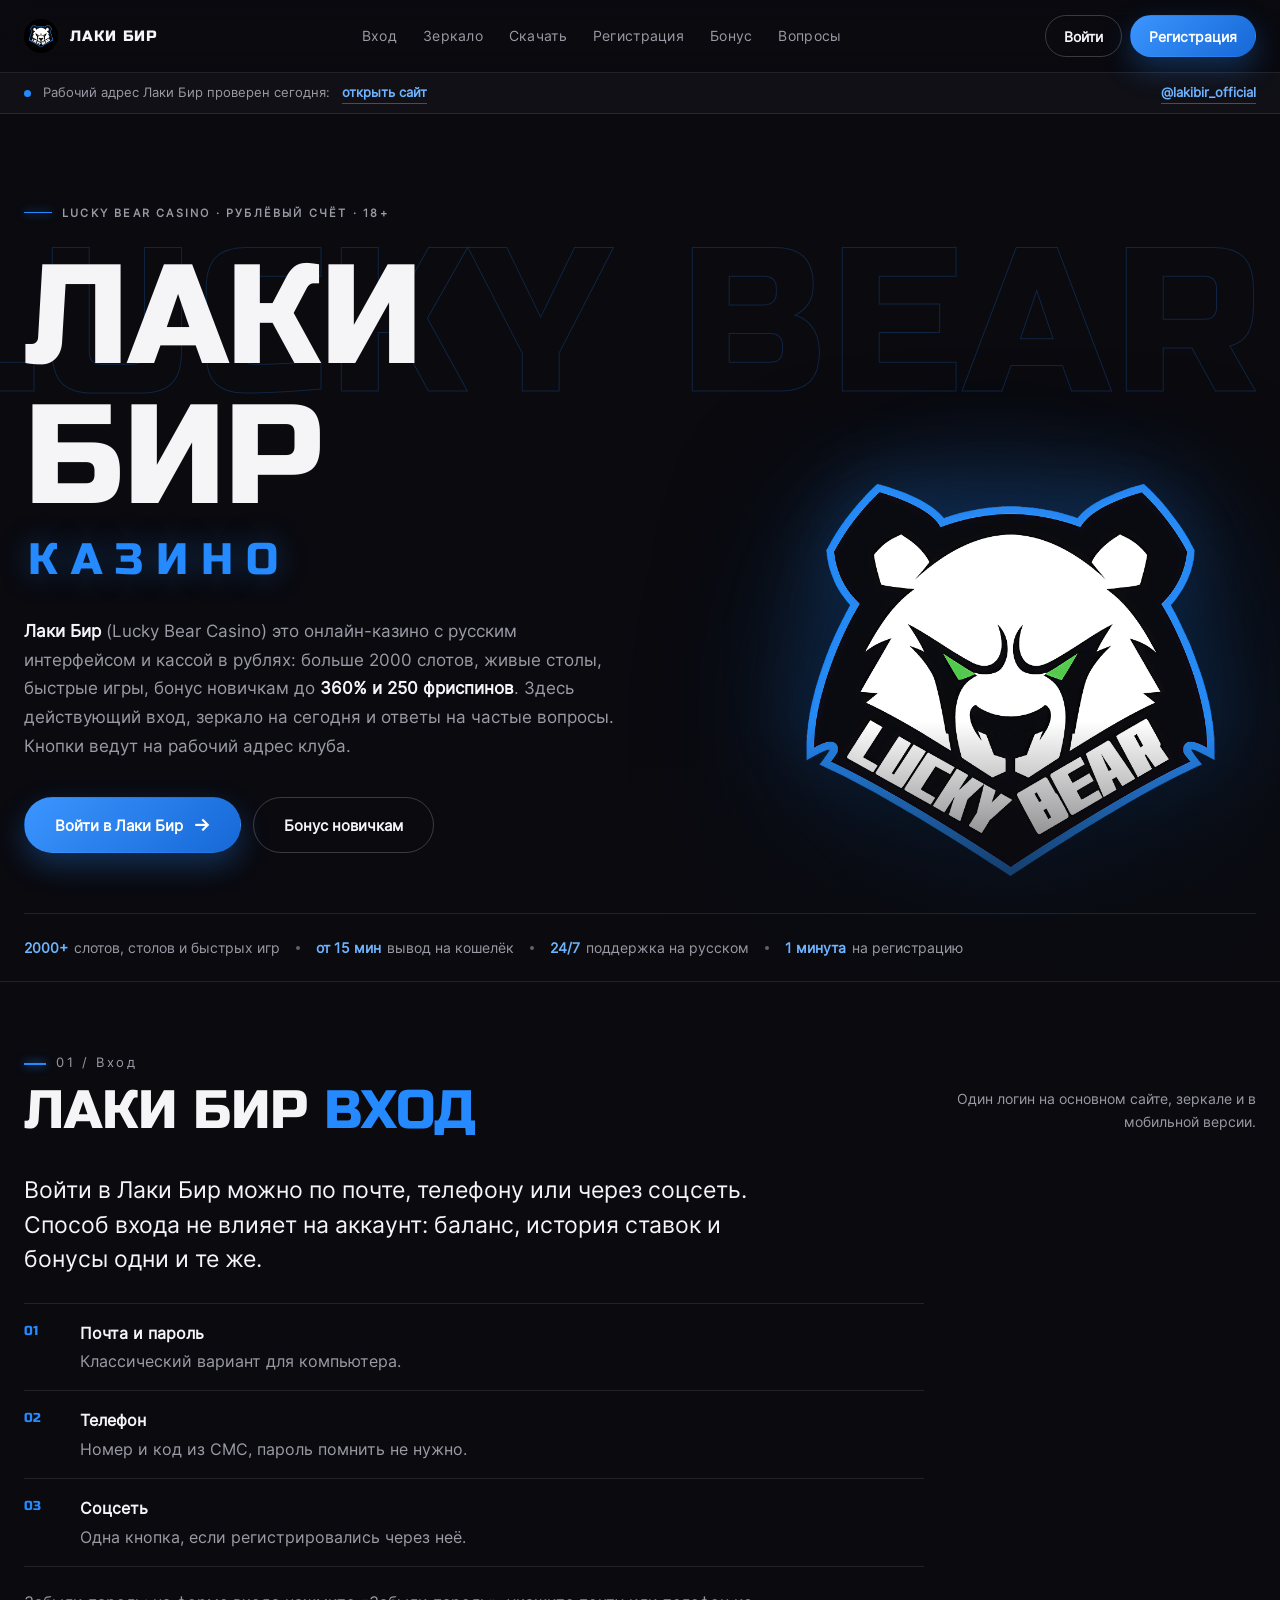
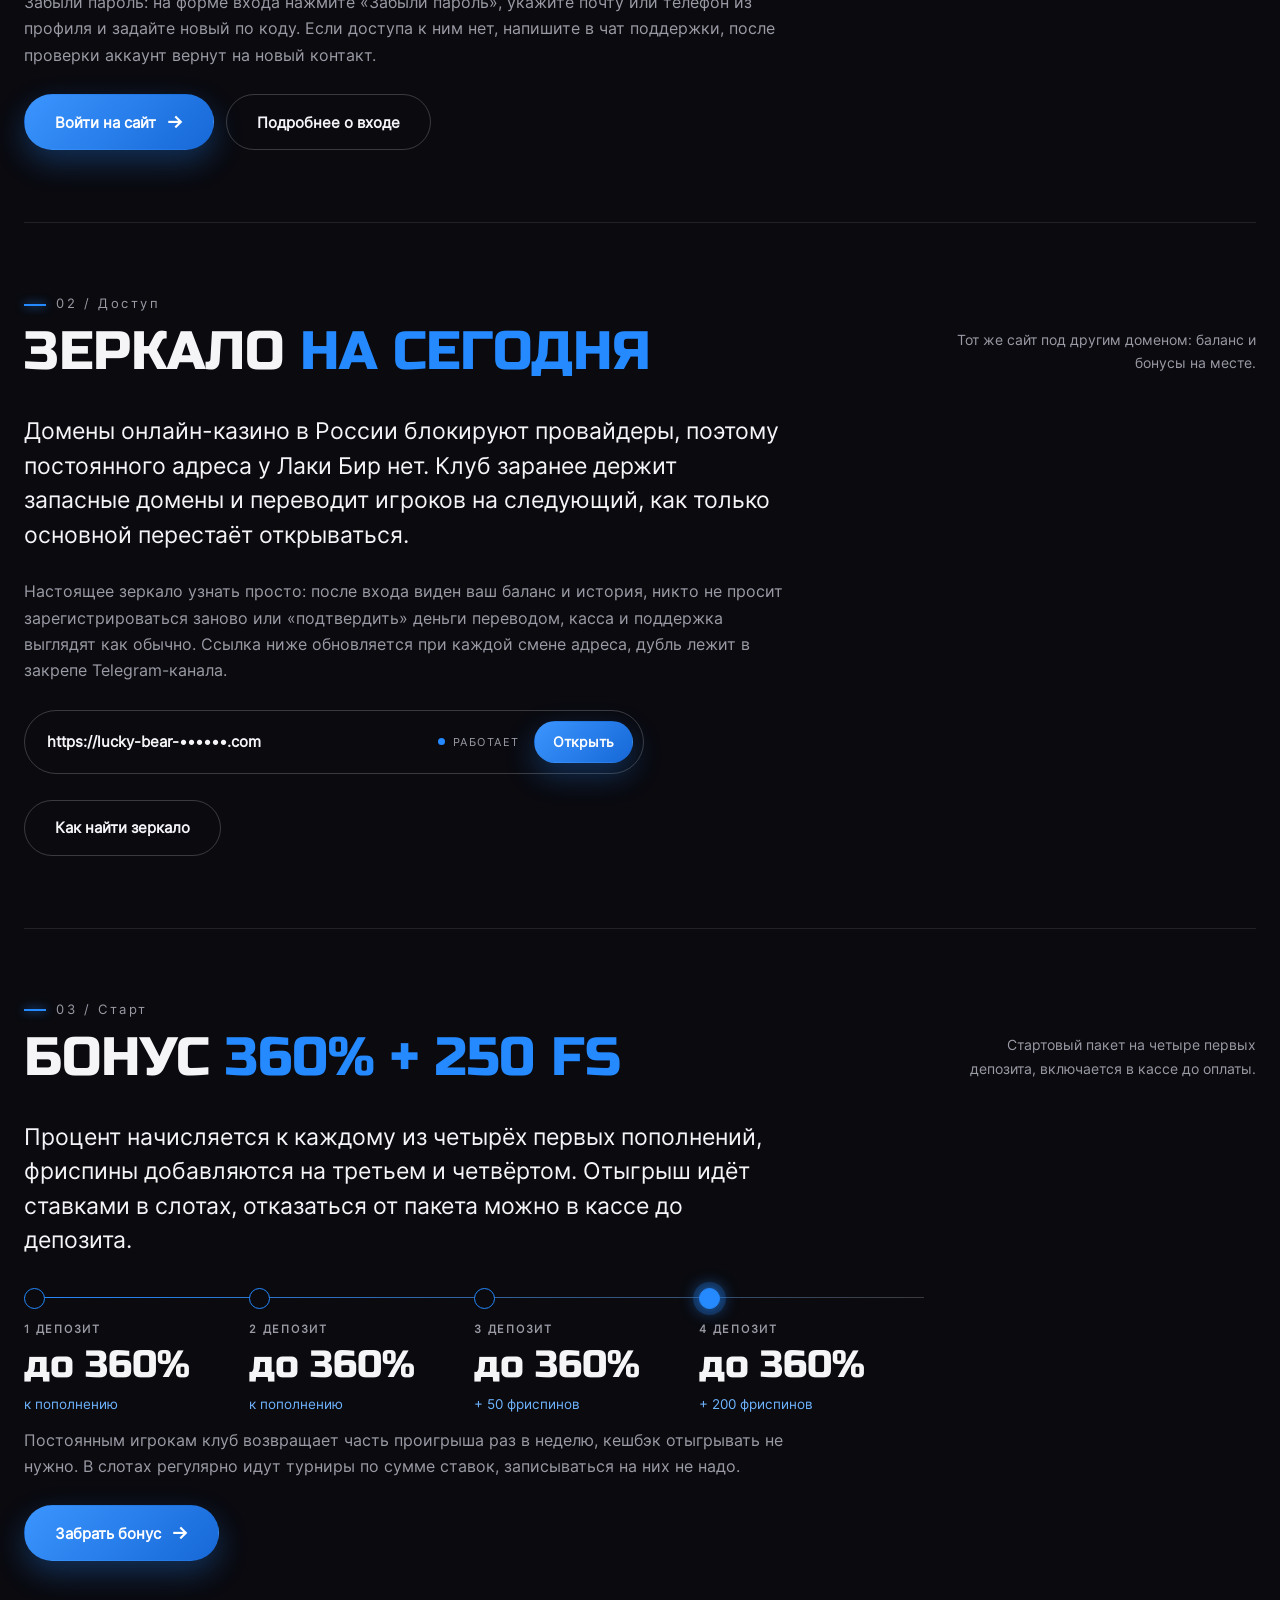
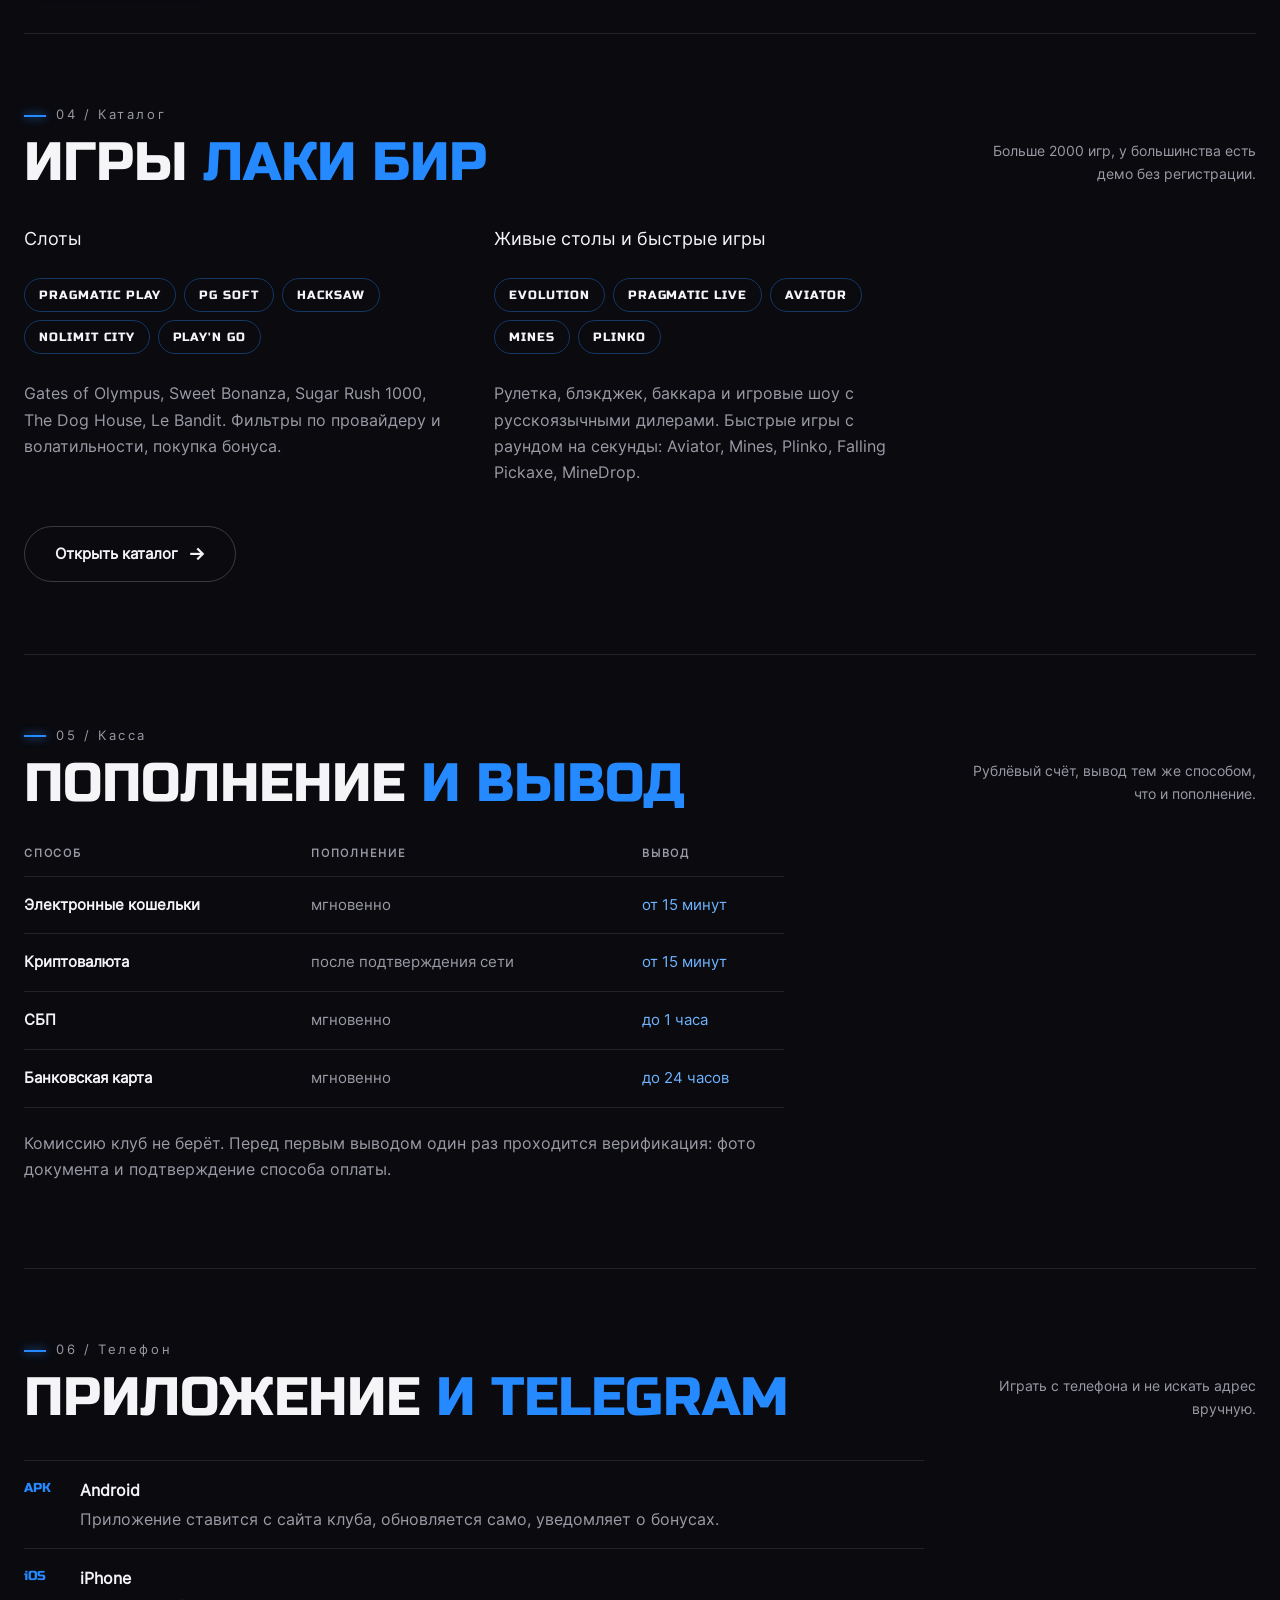
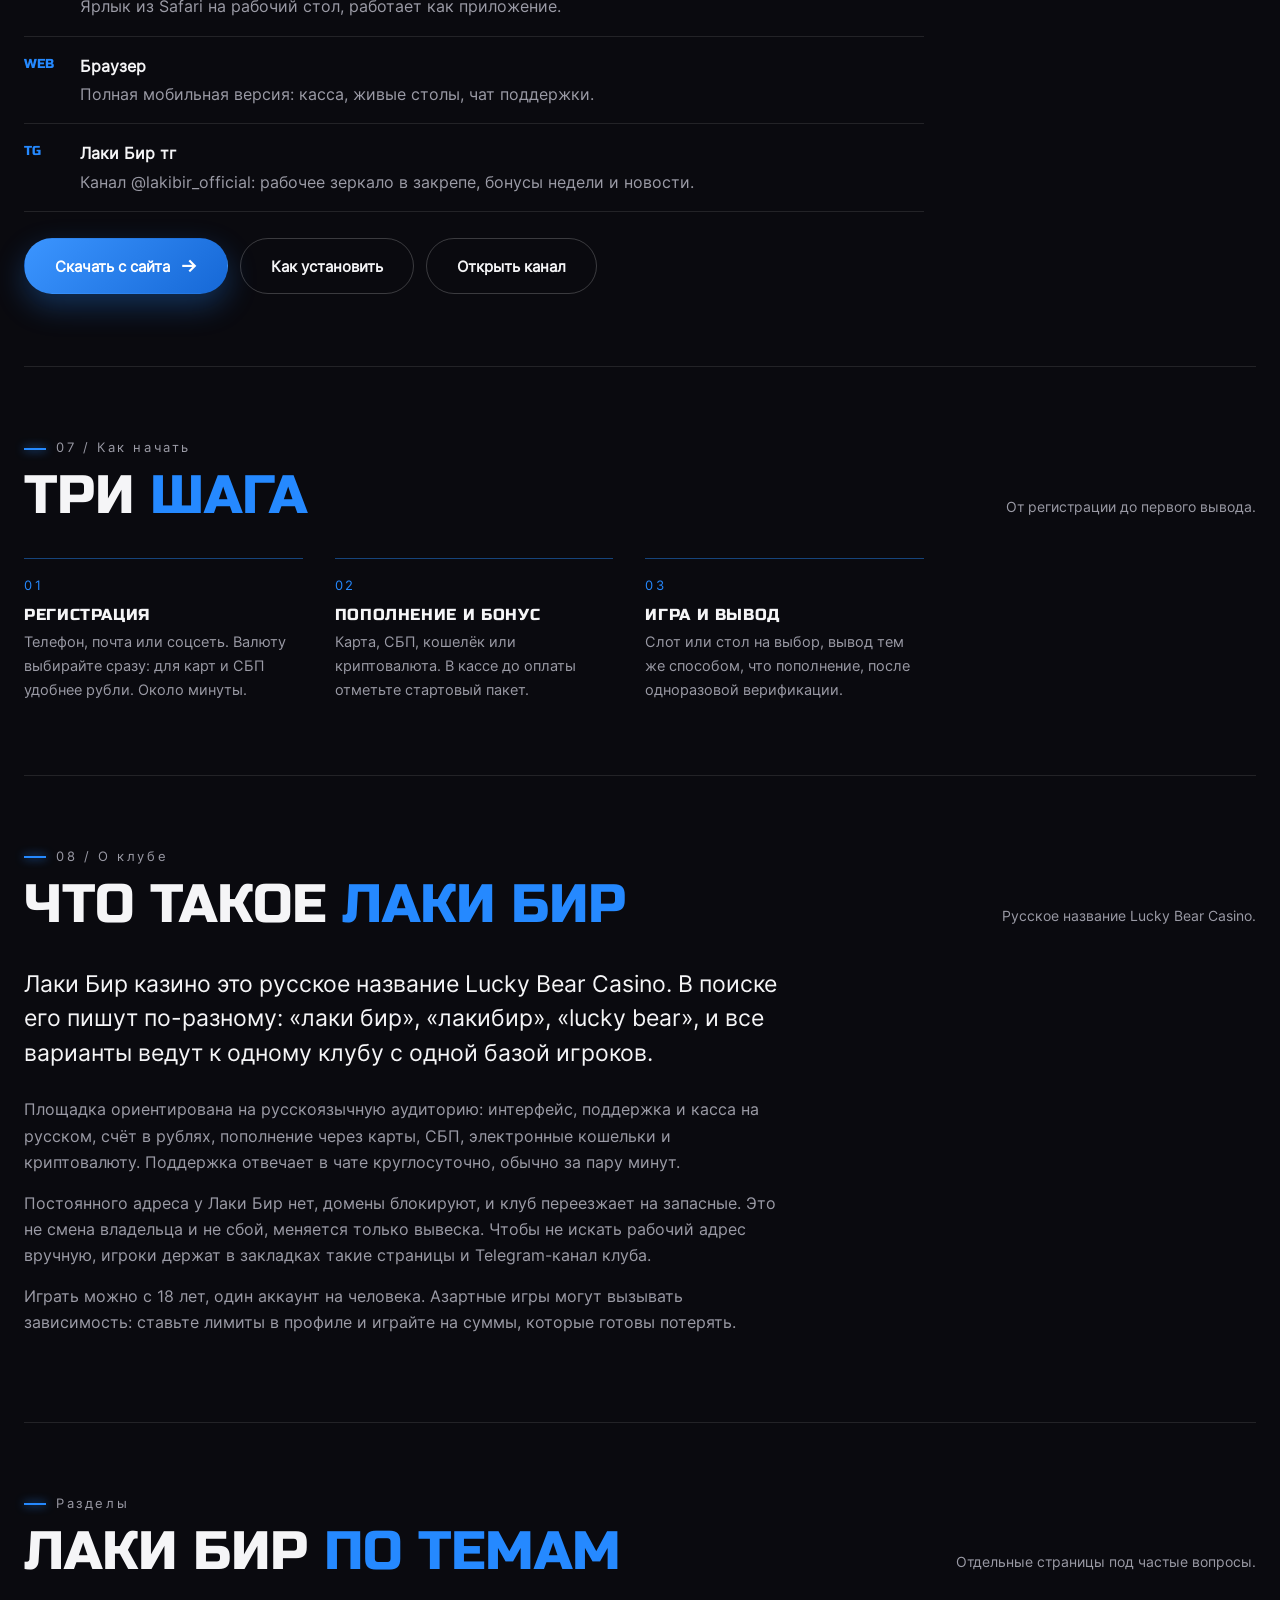
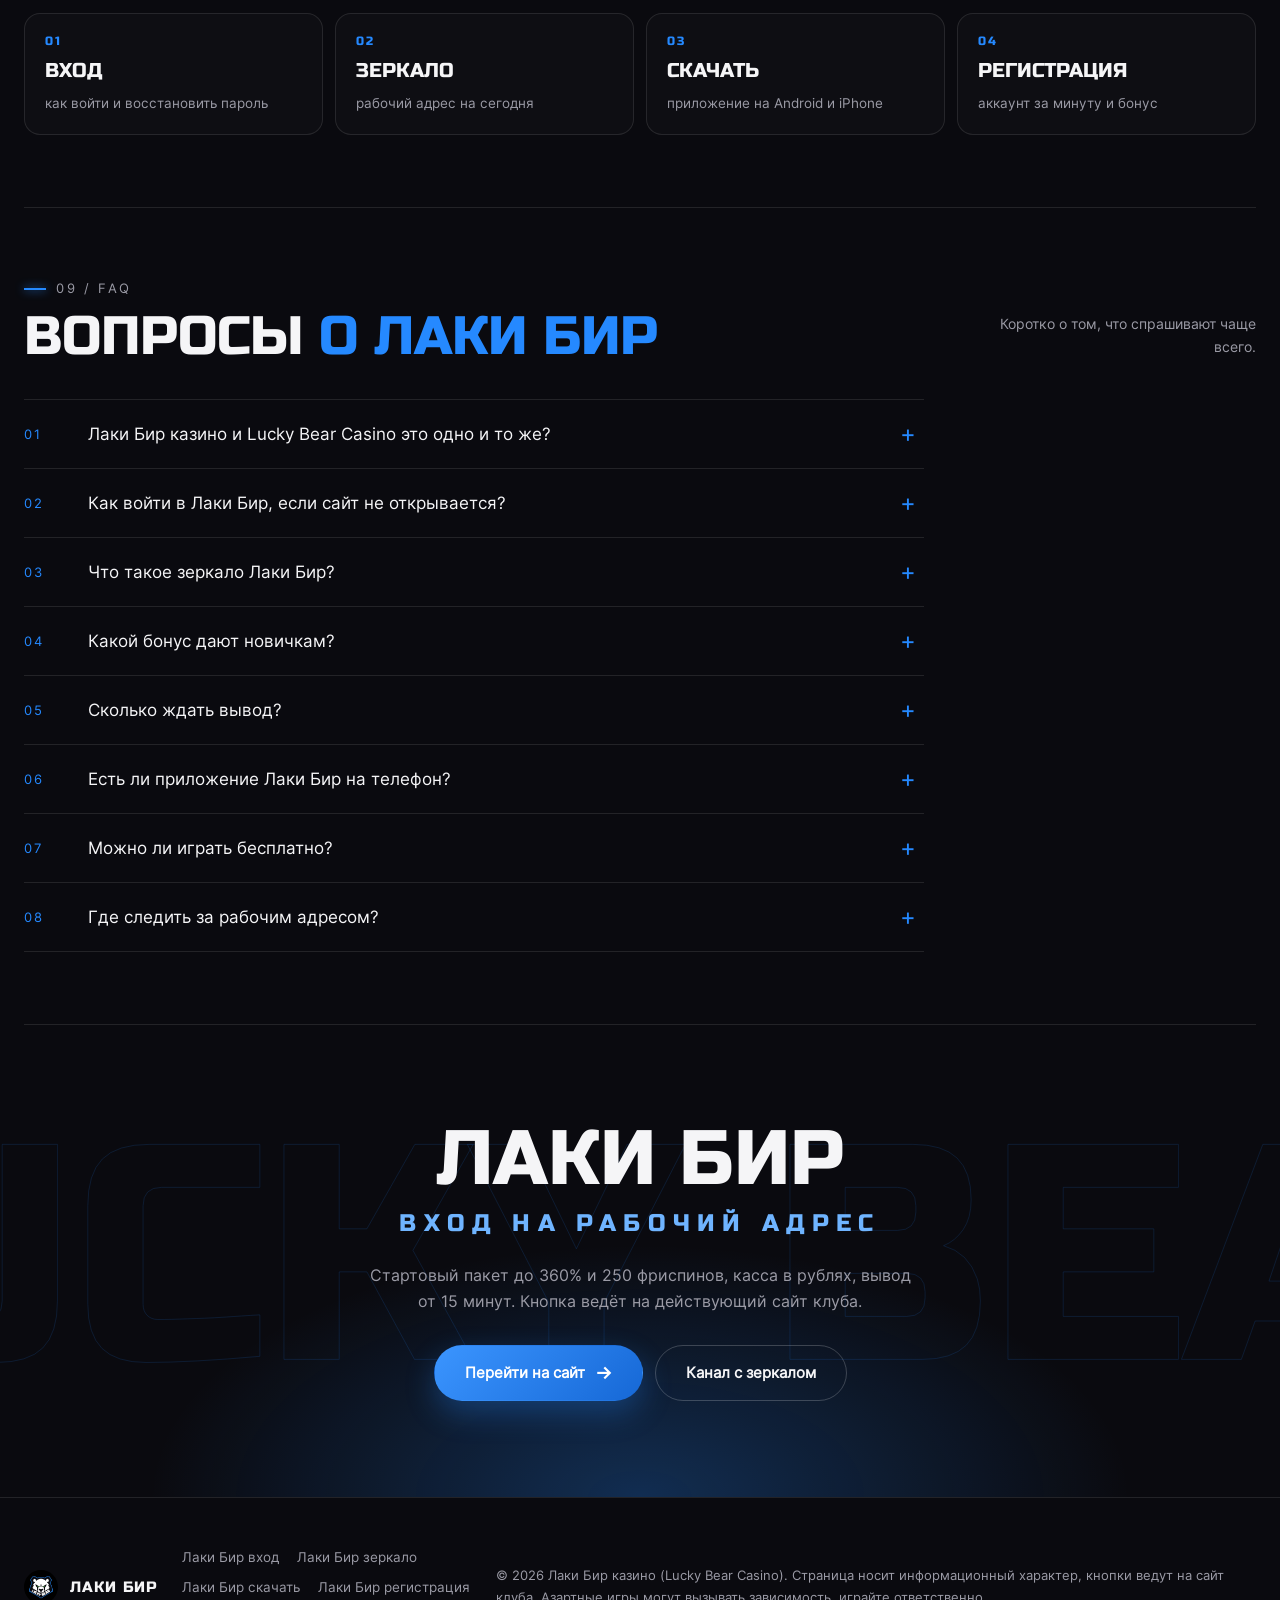
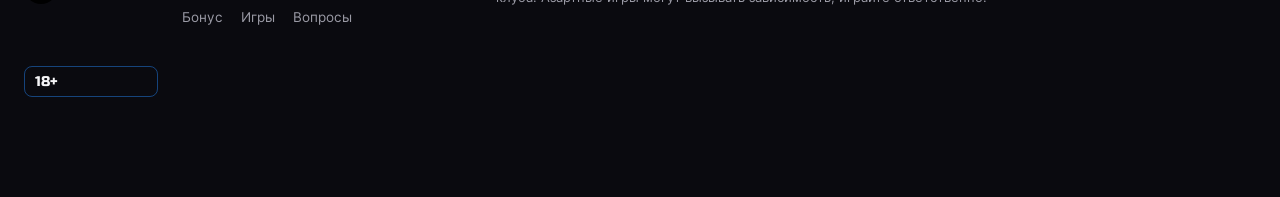
<file: index.html>
<!DOCTYPE html>
<html lang="ru">
<head>
<meta charset="utf-8">
<meta name="viewport" content="width=device-width, initial-scale=1">
<title>Лаки Бир казино — официальный сайт Lucky Bear Casino: вход, зеркало на сегодня, бонус 360%</title>
<meta name="description" content="Лаки Бир казино (Lucky Bear Casino): вход на официальный сайт, рабочее зеркало на сегодня, бонус до 360% и 250 фриспинов, приложение на телефон, 2000+ игр, выплаты в рублях от 15 минут. 18+.">
<meta name="keywords" content="лаки бир, лаки бир казино, лаки бир официальный сайт, лаки бир вход, лаки бир зеркало, лаки бир бонус, лаки бир приложение, лакибир, lucky bear casino, lucky bear casino зеркало, lucky bear casino официальный сайт">
<meta name="robots" content="index, follow, max-image-preview:large, max-snippet:-1">
<link rel="canonical" href="https://lakibir.vercel.app/">
<link rel="icon" href="/assets/favicon.png" type="image/png">
<link rel="apple-touch-icon" href="/assets/icon-180.png">
<meta name="theme-color" content="#0a0a0f">
<meta name="yandex-verification" content="e7802d695cfd971b">
<meta name="yandex-verification" content="50a42603a0f80965">
<meta property="og:type" content="website"><meta property="og:locale" content="ru_RU"><meta property="og:site_name" content="Лаки Бир казино">
<meta property="og:title" content="Лаки Бир казино — официальный сайт Lucky Bear Casino: вход, зеркало на сегодня, бонус 360%"><meta property="og:description" content="Лаки Бир казино (Lucky Bear Casino): вход на официальный сайт, рабочее зеркало на сегодня, бонус до 360% и 250 фриспинов, приложение на телефон, 2000+ игр, выплаты в рублях от 15 минут. 18+."><meta property="og:url" content="https://lakibir.vercel.app/"><meta property="og:image" content="https://lakibir.vercel.app/assets/avatar.png">
<link rel="preconnect" href="https://fonts.googleapis.com"><link rel="preconnect" href="https://fonts.gstatic.com" crossorigin><link rel="stylesheet" href="https://fonts.googleapis.com/css2?family=Russo+One&display=swap">
<link rel="stylesheet" href="/css/style.css?v=8">
<!-- Yandex.Metrika counter --><script type="text/javascript">(function(m,e,t,r,i,k,a){m[i]=m[i]||function(){(m[i].a=m[i].a||[]).push(arguments)};m[i].l=1*new Date();for(var j=0;j<document.scripts.length;j++){if(document.scripts[j].src===r){return;}}k=e.createElement(t),a=e.getElementsByTagName(t)[0],k.async=1,k.src=r,a.parentNode.insertBefore(k,a)})(window,document,"script","https://mc.yandex.ru/metrika/tag.js?id=113808006","ym");ym(113808006,"init",{ssr:true,webvisor:false,clickmap:true,ecommerce:"dataLayer",accurateTrackBounce:true,trackLinks:true});</script><noscript><div><img src="https://mc.yandex.ru/watch/113808006" style="position:absolute;left:-9999px;" alt=""></div></noscript><!-- /Yandex.Metrika counter -->
<script type="application/ld+json">
{
 "@context": "https://schema.org",
 "@graph": [
  {
   "@type": "Organization",
   "@id": "https://lakibir.vercel.app/#org",
   "name": "Лаки Бир казино",
   "alternateName": [
    "Lucky Bear Casino",
    "Лаки Бир",
    "лакибир"
   ],
   "url": "https://lakibir.vercel.app/",
   "logo": "https://lakibir.vercel.app/assets/avatar.png",
   "sameAs": [
    "https://t.me/lakibir_official"
   ]
  },
  {
   "@type": "WebSite",
   "@id": "https://lakibir.vercel.app/#website",
   "url": "https://lakibir.vercel.app/",
   "name": "Лаки Бир казино",
   "inLanguage": "ru-RU",
   "publisher": {
    "@id": "https://lakibir.vercel.app/#org"
   }
  },
  {
   "@type": "FAQPage",
   "@id": "https://lakibir.vercel.app/#faq",
   "mainEntity": [
    {
     "@type": "Question",
     "name": "Лаки Бир казино и Lucky Bear Casino это одно и то же?",
     "acceptedAnswer": {
      "@type": "Answer",
      "text": "Да. «Лаки Бир» это русское произношение названия Lucky Bear Casino. Клуб один, аккаунт, баланс и бонусы общие на любом адресе."
     }
    },
    {
     "@type": "Question",
     "name": "Как войти в Лаки Бир, если сайт не открывается?",
     "acceptedAnswer": {
      "@type": "Answer",
      "text": "Нажмите «Войти» на этой странице: кнопка ведёт на адрес, который работает сейчас. Логин и пароль те же, заново регистрироваться не нужно."
     }
    },
    {
     "@type": "Question",
     "name": "Что такое зеркало Лаки Бир?",
     "acceptedAnswer": {
      "@type": "Answer",
      "text": "Запасной домен с тем же сайтом. Казино переезжает на него, когда основной адрес блокируют провайдеры. Настоящее зеркало показывает ваш баланс и историю после входа."
     }
    },
    {
     "@type": "Question",
     "name": "Какой бонус дают новичкам?",
     "acceptedAnswer": {
      "@type": "Answer",
      "text": "До 360% к первым четырём депозитам и 250 фриспинов. Бонус включается в кассе до оплаты, отказаться можно там же."
     }
    },
    {
     "@type": "Question",
     "name": "Сколько ждать вывод?",
     "acceptedAnswer": {
      "@type": "Answer",
      "text": "На электронные кошельки и криптовалюту от 15 минут, по СБП до часа, на карту до суток. Один раз нужна верификация."
     }
    },
    {
     "@type": "Question",
     "name": "Есть ли приложение Лаки Бир на телефон?",
     "acceptedAnswer": {
      "@type": "Answer",
      "text": "Для Android есть apk на сайте клуба, на iPhone добавляется ярлык из Safari. Мобильная версия в браузере полная, с кассой и живыми столами."
     }
    },
    {
     "@type": "Question",
     "name": "Можно ли играть бесплатно?",
     "acceptedAnswer": {
      "@type": "Answer",
      "text": "Да, у большинства слотов и быстрых игр есть демо, регистрация для него не нужна."
     }
    },
    {
     "@type": "Question",
     "name": "Где следить за рабочим адресом?",
     "acceptedAnswer": {
      "@type": "Answer",
      "text": "В Telegram-канале @lakibir_official: актуальная ссылка в закрепе, там же бонусы и новости клуба."
     }
    }
   ]
  }
 ]
}
</script>
</head>
<body>
<header class="top"><div class="wrap"><a class="brand" href="/" title="Лаки Бир казино"><img src="/assets/avatar.png" alt="Лаки Бир" width="34" height="34">Лаки Бир</a><nav><a href="/vhod">Вход</a><a href="/zerkalo">Зеркало</a><a href="/skachat">Скачать</a><a href="/registraciya">Регистрация</a><a href="/#bonus">Бонус</a><a href="/#faq">Вопросы</a></nav><div class="acts"><a class="btn btn-o btn-s" href="https://happywin555.xyz/2KnpK6" target="_blank" rel="sponsored noopener" title="Вход в Лаки Бир">Войти</a><a class="btn btn-w btn-s" href="https://happywin555.xyz/2KnpK6" target="_blank" rel="sponsored noopener" title="Регистрация в Лаки Бир">Регистрация</a></div></div></header>
<div class="live"><div class="wrap"><i></i><span>Рабочий адрес Лаки Бир проверен сегодня:</span><a href="https://happywin555.xyz/2KnpK6" target="_blank" rel="sponsored noopener">открыть сайт</a><a class="tg" href="https://t.me/lakibir_official" target="_blank" rel="noopener">@lakibir_official</a></div></div>
<main>
<section class="hero">
  <div class="wrap hero__grid">
    <div class="hero__txt">
      <p class="kicker">Lucky Bear Casino · рублёвый счёт · 18+</p>
      <h1>Лаки Бир<span>казино</span></h1>
      <p class="lead"><strong>Лаки Бир</strong> (Lucky Bear Casino) это онлайн-казино с русским интерфейсом и кассой в рублях: больше 2000 слотов, живые столы, быстрые игры, бонус новичкам до <strong>360% и 250 фриспинов</strong>. Здесь действующий вход, зеркало на сегодня и ответы на частые вопросы. Кнопки ведут на рабочий адрес клуба.</p>
      <div class="row"><a class="btn btn-w" href="https://happywin555.xyz/2KnpK6" target="_blank" rel="sponsored noopener">Войти в Лаки Бир <span class="ar">→</span></a><a class="btn btn-o" href="#bonus">Бонус новичкам</a></div>
    </div>
    <div class="hero__art"><div class="hero__ghost">Lucky Bear</div><img src="/assets/bear.png" alt="Лаки Бир казино — герб Lucky Bear" width="640" height="640"></div>
  </div>
  <div class="wrap"><div class="facts"><span><b>2000+</b>слотов, столов и быстрых игр</span><span><b>от 15 мин</b>вывод на кошелёк</span><span><b>24/7</b>поддержка на русском</span><span><b>1 минута</b>на регистрацию</span></div></div>
</section>
<section class="ed" id="vhod"><div class="ed__side"><span class="n">01 / Вход</span><h2>Лаки Бир <em>вход</em></h2><p>Один логин на основном сайте, зеркале и в мобильной версии.</p></div><div class="ed__body"><p class="big">Войти в Лаки Бир можно по почте, телефону или через соцсеть. Способ входа не влияет на аккаунт: баланс, история ставок и бонусы одни и те же.</p><ul><li><i>01</i><div><b>Почта и пароль</b>Классический вариант для компьютера.</div></li><li><i>02</i><div><b>Телефон</b>Номер и код из СМС, пароль помнить не нужно.</div></li><li><i>03</i><div><b>Соцсеть</b>Одна кнопка, если регистрировались через неё.</div></li></ul><p>Забыли пароль: на форме входа нажмите «Забыли пароль», укажите почту или телефон из профиля и задайте новый по коду. Если доступа к ним нет, напишите в чат поддержки, после проверки аккаунт вернут на новый контакт.</p><div class="row"><a class="btn btn-w" href="https://happywin555.xyz/2KnpK6" target="_blank" rel="sponsored noopener">Войти на сайт <span class="ar">→</span></a><a class="btn btn-o" href="/vhod">Подробнее о входе</a></div></div></section>
<section class="ed" id="zerkalo"><div class="ed__side"><span class="n">02 / Доступ</span><h2>Зеркало <em>на сегодня</em></h2><p>Тот же сайт под другим доменом: баланс и бонусы на месте.</p></div><div class="ed__body"><p class="big">Домены онлайн-казино в России блокируют провайдеры, поэтому постоянного адреса у Лаки Бир нет. Клуб заранее держит запасные домены и переводит игроков на следующий, как только основной перестаёт открываться.</p><p>Настоящее зеркало узнать просто: после входа виден ваш баланс и история, никто не просит зарегистрироваться заново или «подтвердить» деньги переводом, касса и поддержка выглядят как обычно. Ссылка ниже обновляется при каждой смене адреса, дубль лежит в закрепе Telegram-канала.</p><div class="addr"><span class="u">https://lucky-bear-••••••.com</span><span class="ok">работает</span><a class="btn btn-w btn-s" href="https://happywin555.xyz/2KnpK6" target="_blank" rel="sponsored noopener">Открыть</a></div><div class="row"><a class="btn btn-o" href="/zerkalo">Как найти зеркало</a></div></div></section>
<section class="ed" id="bonus"><div class="ed__side"><span class="n">03 / Старт</span><h2>Бонус <em>360% + 250 FS</em></h2><p>Стартовый пакет на четыре первых депозита, включается в кассе до оплаты.</p></div><div class="ed__body"><p class="big">Процент начисляется к каждому из четырёх первых пополнений, фриспины добавляются на третьем и четвёртом. Отыгрыш идёт ставками в слотах, отказаться от пакета можно в кассе до депозита.</p><div class="tl"><div><small>1 депозит</small><b>до 360%</b><span>к пополнению</span></div><div><small>2 депозит</small><b>до 360%</b><span>к пополнению</span></div><div><small>3 депозит</small><b>до 360%</b><span>+ 50 фриспинов</span></div><div><small>4 депозит</small><b>до 360%</b><span>+ 200 фриспинов</span></div></div><p>Постоянным игрокам клуб возвращает часть проигрыша раз в неделю, кешбэк отыгрывать не нужно. В слотах регулярно идут турниры по сумме ставок, записываться на них не надо.</p><div class="row"><a class="btn btn-w" href="https://happywin555.xyz/2KnpK6" target="_blank" rel="sponsored noopener">Забрать бонус <span class="ar">→</span></a></div></div></section>
<section class="ed" id="igry"><div class="ed__side"><span class="n">04 / Каталог</span><h2>Игры <em>Лаки Бир</em></h2><p>Больше 2000 игр, у большинства есть демо без регистрации.</p></div><div class="ed__body"><div class="cols2"><div><p class="big" style="font-size:18px">Слоты</p><div class="prov"><span>Pragmatic Play</span><span>PG Soft</span><span>Hacksaw</span><span>Nolimit City</span><span>Play'n GO</span></div><p>Gates of Olympus, Sweet Bonanza, Sugar Rush 1000, The Dog House, Le Bandit. Фильтры по провайдеру и волатильности, покупка бонуса.</p></div><div><p class="big" style="font-size:18px">Живые столы и быстрые игры</p><div class="prov"><span>Evolution</span><span>Pragmatic Live</span><span>Aviator</span><span>Mines</span><span>Plinko</span></div><p>Рулетка, блэкджек, баккара и игровые шоу с русскоязычными дилерами. Быстрые игры с раундом на секунды: Aviator, Mines, Plinko, Falling Pickaxe, MineDrop.</p></div></div><div class="row"><a class="btn btn-o" href="https://happywin555.xyz/2KnpK6" target="_blank" rel="sponsored noopener">Открыть каталог <span class="ar">→</span></a></div></div></section>
<section class="ed" id="kassa"><div class="ed__side"><span class="n">05 / Касса</span><h2>Пополнение <em>и вывод</em></h2><p>Рублёвый счёт, вывод тем же способом, что и пополнение.</p></div><div class="ed__body"><table class="pay"><thead><tr><th>Способ</th><th>Пополнение</th><th>Вывод</th></tr></thead><tbody><tr><td>Электронные кошельки</td><td>мгновенно</td><td>от 15 минут</td></tr><tr><td>Криптовалюта</td><td>после подтверждения сети</td><td>от 15 минут</td></tr><tr><td>СБП</td><td>мгновенно</td><td>до 1 часа</td></tr><tr><td>Банковская карта</td><td>мгновенно</td><td>до 24 часов</td></tr></tbody></table><p style="margin-top:22px">Комиссию клуб не берёт. Перед первым выводом один раз проходится верификация: фото документа и подтверждение способа оплаты.</p></div></section>
<section class="ed" id="mobile"><div class="ed__side"><span class="n">06 / Телефон</span><h2>Приложение <em>и Telegram</em></h2><p>Играть с телефона и не искать адрес вручную.</p></div><div class="ed__body"><ul><li><i>APK</i><div><b>Android</b>Приложение ставится с сайта клуба, обновляется само, уведомляет о бонусах.</div></li><li><i>iOS</i><div><b>iPhone</b>Ярлык из Safari на рабочий стол, работает как приложение.</div></li><li><i>WEB</i><div><b>Браузер</b>Полная мобильная версия: касса, живые столы, чат поддержки.</div></li><li><i>TG</i><div><b>Лаки Бир тг</b>Канал @lakibir_official: рабочее зеркало в закрепе, бонусы недели и новости.</div></li></ul><div class="row"><a class="btn btn-w" href="https://happywin555.xyz/2KnpK6" target="_blank" rel="sponsored noopener">Скачать с сайта <span class="ar">→</span></a><a class="btn btn-o" href="/skachat">Как установить</a><a class="btn btn-o" href="https://t.me/lakibir_official" target="_blank" rel="noopener">Открыть канал</a></div></div></section>
<section class="ed" id="start"><div class="ed__side"><span class="n">07 / Как начать</span><h2>Три <em>шага</em></h2><p>От регистрации до первого вывода.</p></div><div class="ed__body"><div class="steps"><div><h3>Регистрация</h3><p>Телефон, почта или соцсеть. Валюту выбирайте сразу: для карт и СБП удобнее рубли. Около минуты.</p></div><div><h3>Пополнение и бонус</h3><p>Карта, СБП, кошелёк или криптовалюта. В кассе до оплаты отметьте стартовый пакет.</p></div><div><h3>Игра и вывод</h3><p>Слот или стол на выбор, вывод тем же способом, что пополнение, после одноразовой верификации.</p></div></div></div></section>
<section class="ed" id="about"><div class="ed__side"><span class="n">08 / О клубе</span><h2>Что такое <em>Лаки Бир</em></h2><p>Русское название Lucky Bear Casino.</p></div><div class="ed__body"><p class="big">Лаки Бир казино это русское название Lucky Bear Casino. В поиске его пишут по-разному: «лаки бир», «лакибир», «lucky bear», и все варианты ведут к одному клубу с одной базой игроков.</p><p>Площадка ориентирована на русскоязычную аудиторию: интерфейс, поддержка и касса на русском, счёт в рублях, пополнение через карты, СБП, электронные кошельки и криптовалюту. Поддержка отвечает в чате круглосуточно, обычно за пару минут.</p><p>Постоянного адреса у Лаки Бир нет, домены блокируют, и клуб переезжает на запасные. Это не смена владельца и не сбой, меняется только вывеска. Чтобы не искать рабочий адрес вручную, игроки держат в закладках такие страницы и Telegram-канал клуба.</p><p>Играть можно с 18 лет, один аккаунт на человека. Азартные игры могут вызывать зависимость: ставьте лимиты в профиле и играйте на суммы, которые готовы потерять.</p></div></section>
<section class="ed" id="razdely"><div class="ed__side"><span class="n">Разделы</span><h2>Лаки Бир <em>по темам</em></h2><p>Отдельные страницы под частые вопросы.</p></div><div class="ed__body" style="max-width:none"><div class="hub"><a href="/vhod"><i>01</i><b>Вход</b><span>как войти и восстановить пароль</span></a><a href="/zerkalo"><i>02</i><b>Зеркало</b><span>рабочий адрес на сегодня</span></a><a href="/skachat"><i>03</i><b>Скачать</b><span>приложение на Android и iPhone</span></a><a href="/registraciya"><i>04</i><b>Регистрация</b><span>аккаунт за минуту и бонус</span></a></div></div></section>
<section class="ed" id="faq"><div class="ed__side"><span class="n">09 / FAQ</span><h2>Вопросы <em>о Лаки Бир</em></h2><p>Коротко о том, что спрашивают чаще всего.</p></div><div class="ed__body"><div class="faq"><details><summary>Лаки Бир казино и Lucky Bear Casino это одно и то же?</summary><p>Да. «Лаки Бир» это русское произношение названия Lucky Bear Casino. Клуб один, аккаунт, баланс и бонусы общие на любом адресе.</p></details><details><summary>Как войти в Лаки Бир, если сайт не открывается?</summary><p>Нажмите «Войти» на этой странице: кнопка ведёт на адрес, который работает сейчас. Логин и пароль те же, заново регистрироваться не нужно.</p></details><details><summary>Что такое зеркало Лаки Бир?</summary><p>Запасной домен с тем же сайтом. Казино переезжает на него, когда основной адрес блокируют провайдеры. Настоящее зеркало показывает ваш баланс и историю после входа.</p></details><details><summary>Какой бонус дают новичкам?</summary><p>До 360% к первым четырём депозитам и 250 фриспинов. Бонус включается в кассе до оплаты, отказаться можно там же.</p></details><details><summary>Сколько ждать вывод?</summary><p>На электронные кошельки и криптовалюту от 15 минут, по СБП до часа, на карту до суток. Один раз нужна верификация.</p></details><details><summary>Есть ли приложение Лаки Бир на телефон?</summary><p>Для Android есть apk на сайте клуба, на iPhone добавляется ярлык из Safari. Мобильная версия в браузере полная, с кассой и живыми столами.</p></details><details><summary>Можно ли играть бесплатно?</summary><p>Да, у большинства слотов и быстрых игр есть демо, регистрация для него не нужна.</p></details><details><summary>Где следить за рабочим адресом?</summary><p>В Telegram-канале @lakibir_official: актуальная ссылка в закрепе, там же бонусы и новости клуба.</p></details></div></div></section>
<section class="final"><div class="ghost">Lucky Bear</div><div class="wrap"><h2>Лаки Бир<span>вход на рабочий адрес</span></h2><p>Стартовый пакет до 360% и 250 фриспинов, касса в рублях, вывод от 15 минут. Кнопка ведёт на действующий сайт клуба.</p><div class="row"><a class="btn btn-w" href="https://happywin555.xyz/2KnpK6" target="_blank" rel="sponsored noopener">Перейти на сайт <span class="ar">→</span></a><a class="btn btn-o" href="https://t.me/lakibir_official" target="_blank" rel="noopener">Канал с зеркалом</a></div></div></section>
</main>
<footer><div class="wrap"><a class="brand" href="/"><img src="/assets/avatar.png" alt="Лаки Бир" width="34" height="34">Лаки Бир</a><nav><a href="/vhod">Лаки Бир вход</a><a href="/zerkalo">Лаки Бир зеркало</a><a href="/skachat">Лаки Бир скачать</a><a href="/registraciya">Лаки Бир регистрация</a><a href="/#bonus">Бонус</a><a href="/#igry">Игры</a><a href="/#faq">Вопросы</a></nav><p>© 2026 Лаки Бир казино (Lucky Bear Casino). Страница носит информационный характер, кнопки ведут на сайт клуба. Азартные игры могут вызывать зависимость, играйте ответственно.</p><span class="age">18+</span></div></footer>
<div class="sticky"><span><b>До 360% + 250 FS</b>стартовый пакет Лаки Бир</span><a class="btn btn-w btn-s" href="https://happywin555.xyz/2KnpK6" target="_blank" rel="sponsored noopener">Забрать</a></div>
<script>
(function(){
  var els=document.querySelectorAll('.ed__body,.final .wrap');
  if('IntersectionObserver' in window && !matchMedia('(prefers-reduced-motion: reduce)').matches){
    els.forEach(function(e){e.classList.add('rv')});
    var io=new IntersectionObserver(function(en){en.forEach(function(x){if(x.isIntersecting){x.target.classList.add('in');io.unobserve(x.target)}})},{rootMargin:'0px 0px -8% 0px'});
    els.forEach(function(e){io.observe(e)});
    setTimeout(function(){els.forEach(function(e){e.classList.add('in')})},2500);
  }
})();
</script>
</body>
</html>
</file>
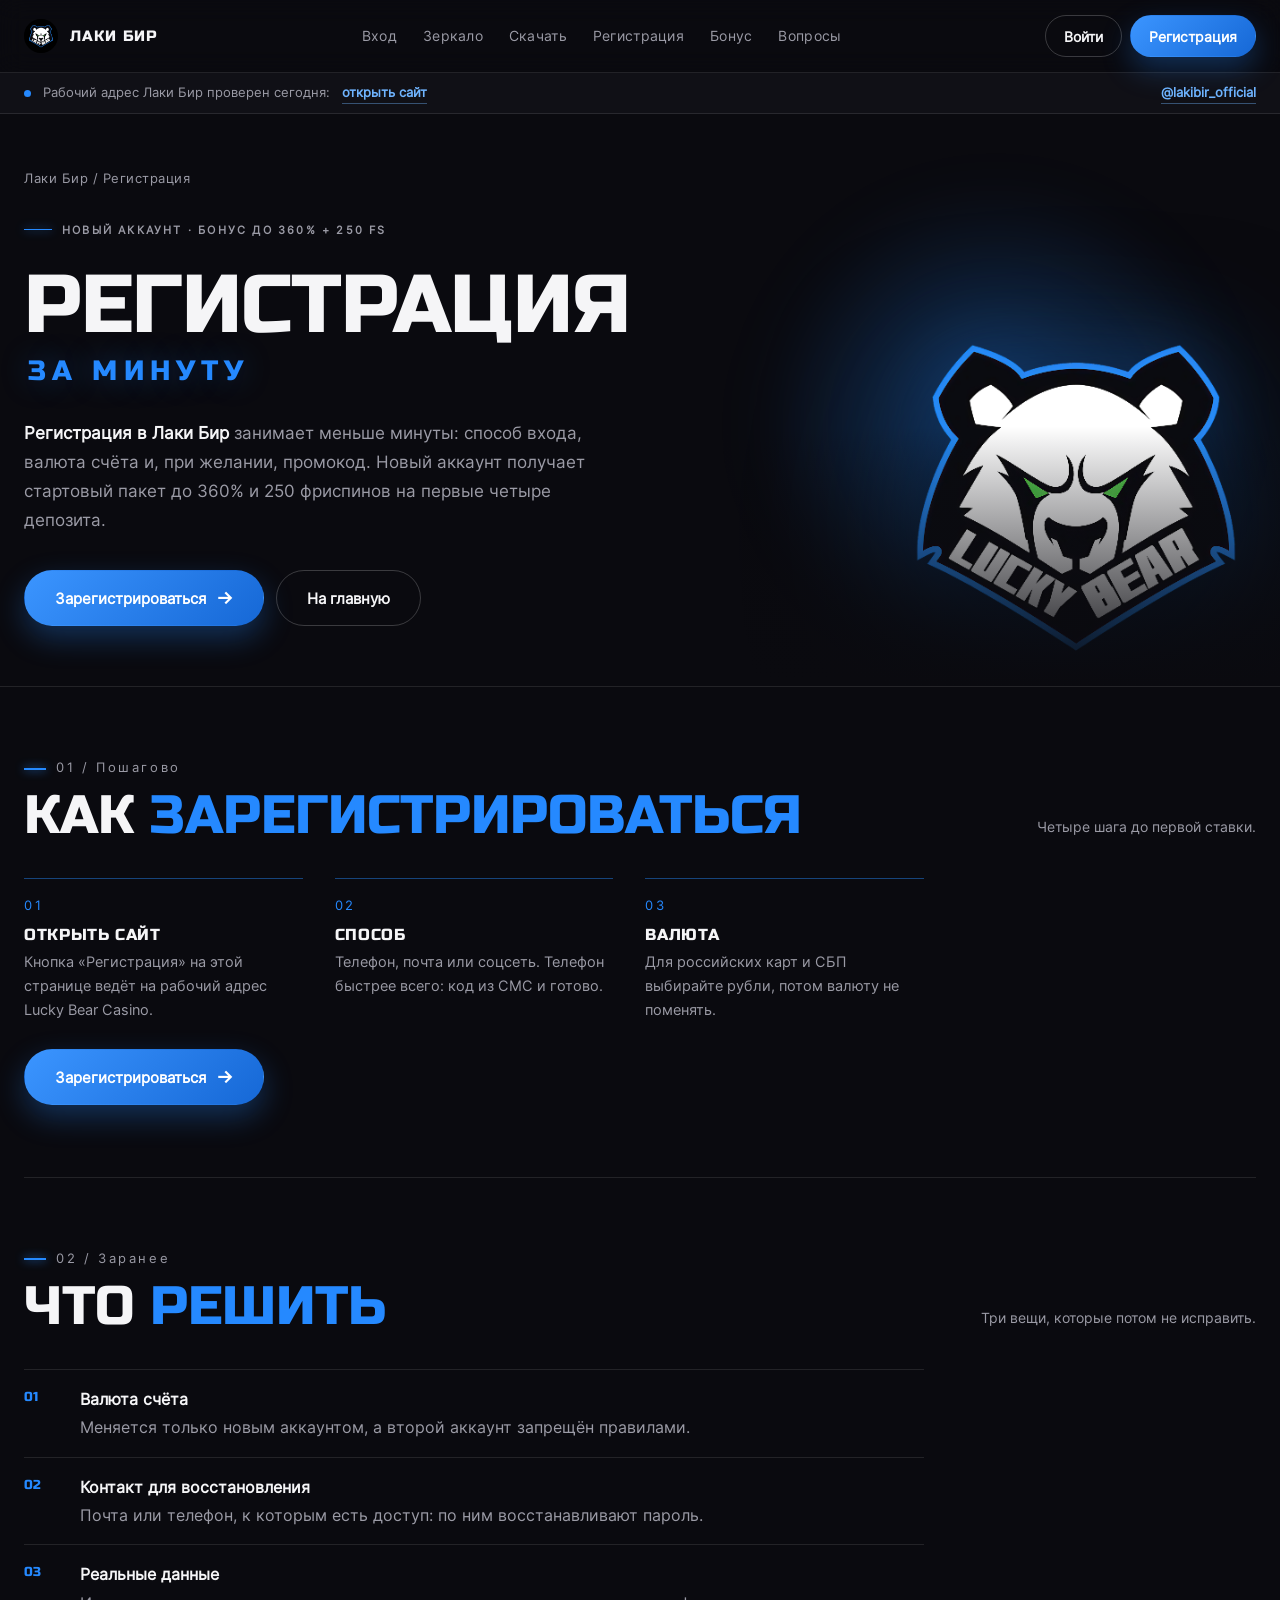
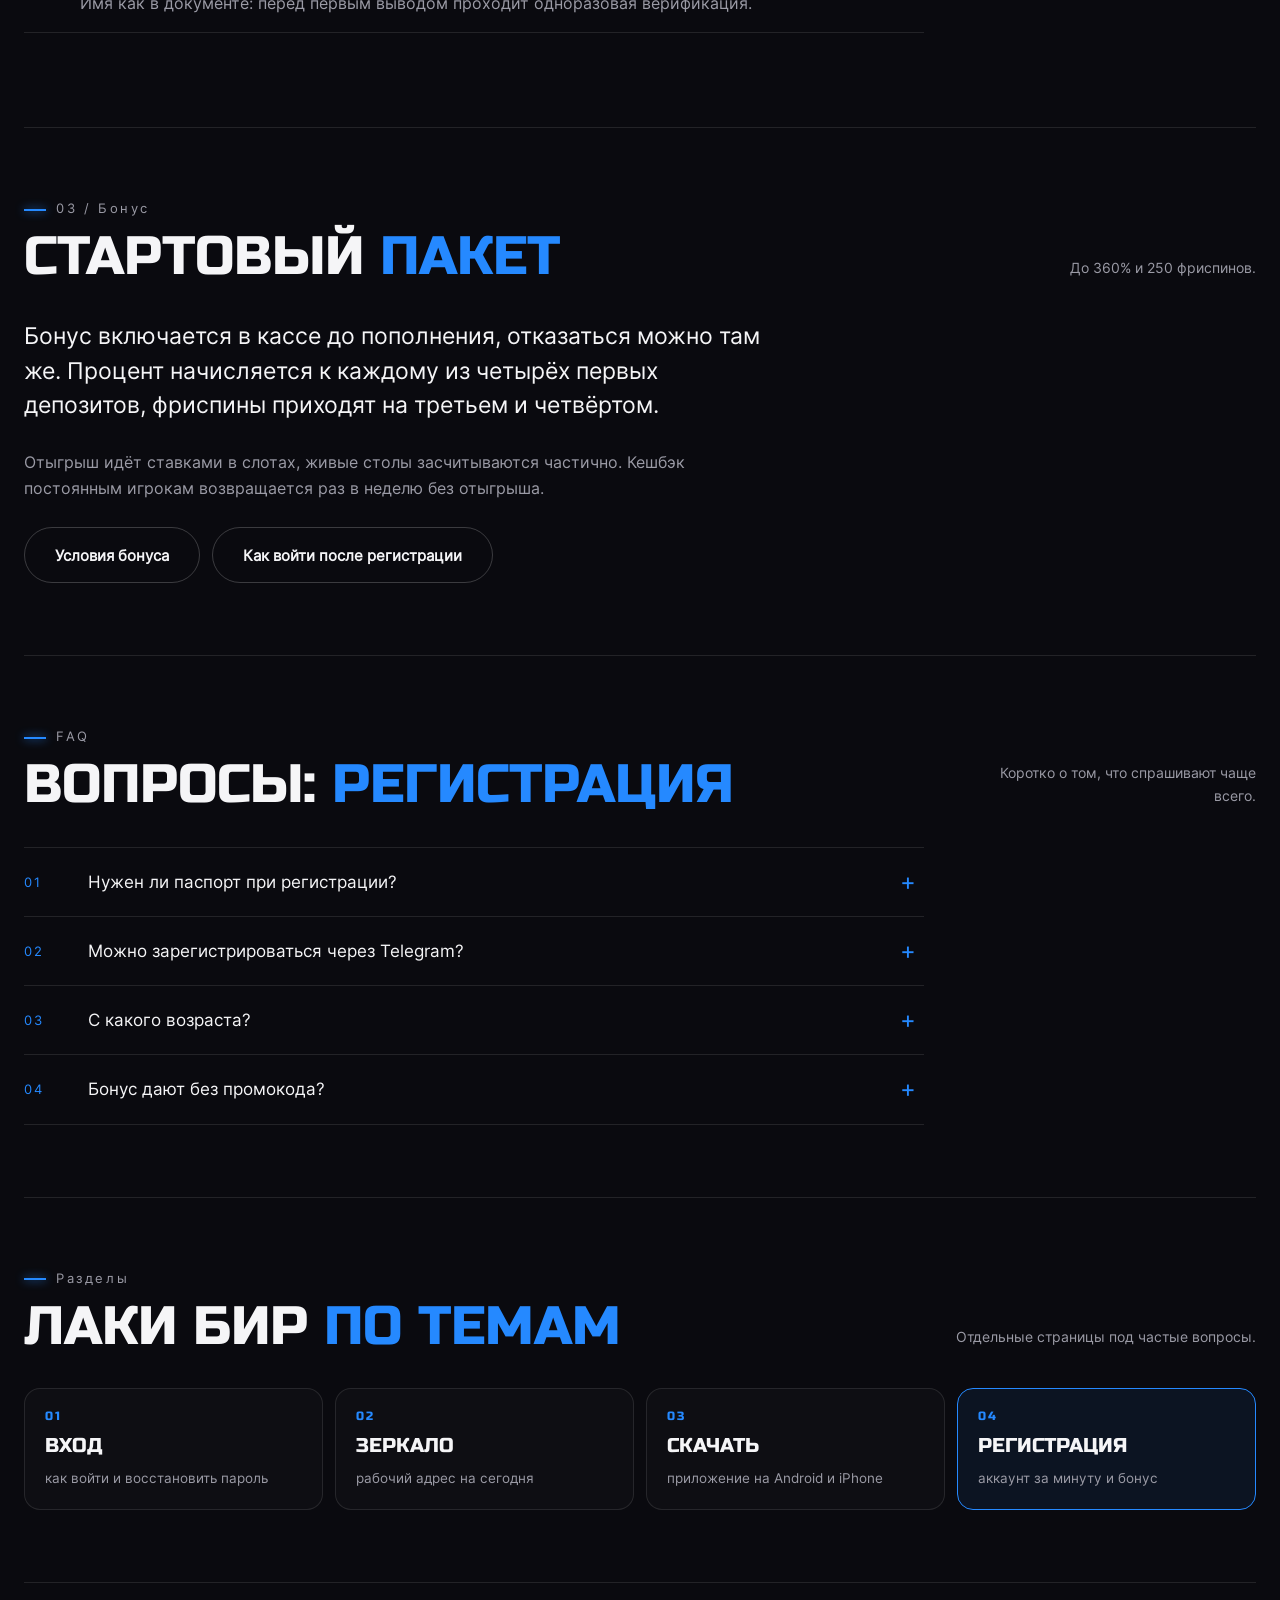
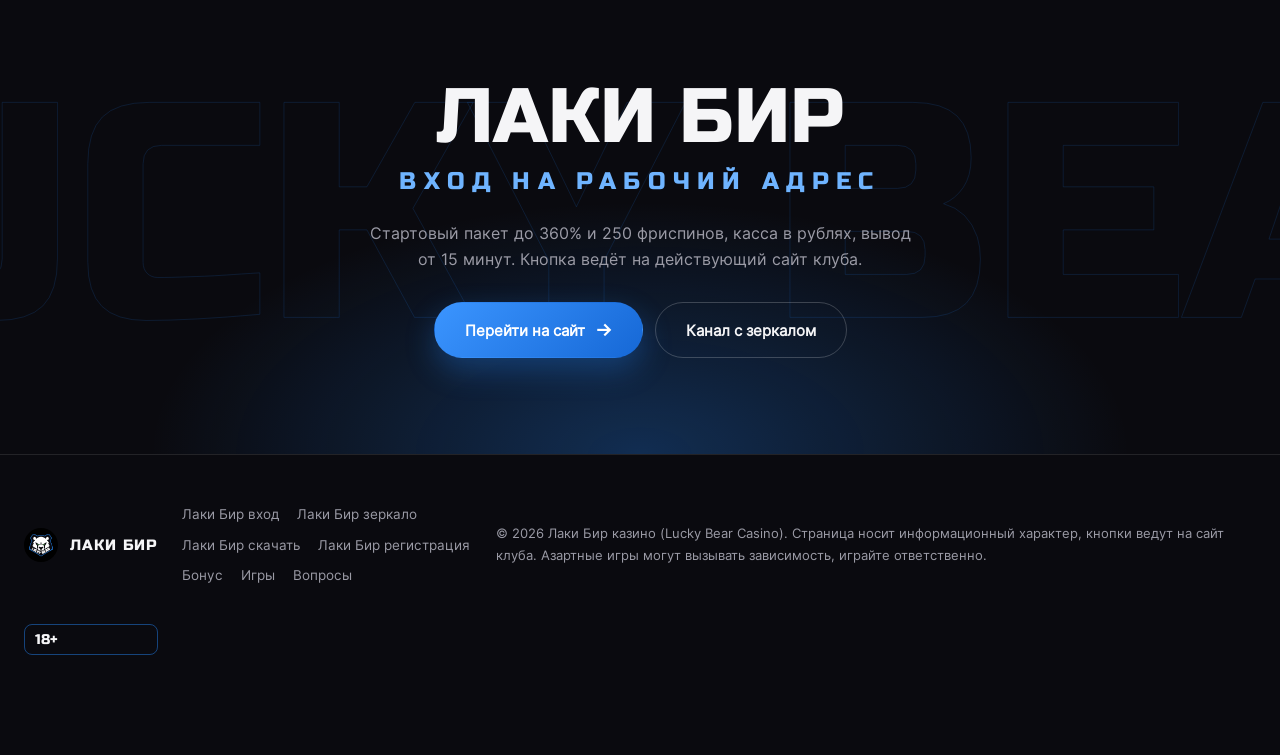
<file: registraciya/index.html>
<!DOCTYPE html>
<html lang="ru">
<head>
<meta charset="utf-8">
<meta name="viewport" content="width=device-width, initial-scale=1">
<title>Лаки Бир регистрация — зарегистрироваться в Lucky Bear Casino за минуту</title>
<meta name="description" content="Регистрация в Лаки Бир: по телефону, почте или через соцсеть, выбор валюты, бонус новичку до 360% и 250 фриспинов. Что решить заранее, чтобы не менять потом.">
<meta name="keywords" content="лаки бир регистрация, lucky bear регистрация, lucky bear casino регистрация, зарегистрироваться лаки бир">
<meta name="robots" content="index, follow, max-image-preview:large, max-snippet:-1">
<link rel="canonical" href="https://lakibir.vercel.app/registraciya">
<link rel="icon" href="/assets/favicon.png" type="image/png">
<link rel="apple-touch-icon" href="/assets/icon-180.png">
<meta name="theme-color" content="#0a0a0f">
<meta name="yandex-verification" content="e7802d695cfd971b">
<meta name="yandex-verification" content="50a42603a0f80965">
<meta property="og:type" content="website"><meta property="og:locale" content="ru_RU"><meta property="og:site_name" content="Лаки Бир казино">
<meta property="og:title" content="Лаки Бир регистрация — зарегистрироваться в Lucky Bear Casino за минуту"><meta property="og:description" content="Регистрация в Лаки Бир: по телефону, почте или через соцсеть, выбор валюты, бонус новичку до 360% и 250 фриспинов. Что решить заранее, чтобы не менять потом."><meta property="og:url" content="https://lakibir.vercel.app/registraciya"><meta property="og:image" content="https://lakibir.vercel.app/assets/avatar.png">
<link rel="preconnect" href="https://fonts.googleapis.com"><link rel="preconnect" href="https://fonts.gstatic.com" crossorigin><link rel="stylesheet" href="https://fonts.googleapis.com/css2?family=Russo+One&display=swap">
<link rel="stylesheet" href="/css/style.css?v=8">
<!-- Yandex.Metrika counter --><script type="text/javascript">(function(m,e,t,r,i,k,a){m[i]=m[i]||function(){(m[i].a=m[i].a||[]).push(arguments)};m[i].l=1*new Date();for(var j=0;j<document.scripts.length;j++){if(document.scripts[j].src===r){return;}}k=e.createElement(t),a=e.getElementsByTagName(t)[0],k.async=1,k.src=r,a.parentNode.insertBefore(k,a)})(window,document,"script","https://mc.yandex.ru/metrika/tag.js?id=113808006","ym");ym(113808006,"init",{ssr:true,webvisor:false,clickmap:true,ecommerce:"dataLayer",accurateTrackBounce:true,trackLinks:true});</script><noscript><div><img src="https://mc.yandex.ru/watch/113808006" style="position:absolute;left:-9999px;" alt=""></div></noscript><!-- /Yandex.Metrika counter -->
<script type="application/ld+json">
{
 "@context": "https://schema.org",
 "@graph": [
  {
   "@type": "WebPage",
   "@id": "https://lakibir.vercel.app/registraciya#page",
   "url": "https://lakibir.vercel.app/registraciya",
   "name": "Лаки Бир регистрация — зарегистрироваться в Lucky Bear Casino за минуту",
   "description": "Регистрация в Лаки Бир: по телефону, почте или через соцсеть, выбор валюты, бонус новичку до 360% и 250 фриспинов. Что решить заранее, чтобы не менять потом.",
   "inLanguage": "ru-RU",
   "isPartOf": {
    "@id": "https://lakibir.vercel.app/#website"
   }
  },
  {
   "@type": "BreadcrumbList",
   "itemListElement": [
    {
     "@type": "ListItem",
     "position": 1,
     "name": "Лаки Бир",
     "item": "https://lakibir.vercel.app/"
    },
    {
     "@type": "ListItem",
     "position": 2,
     "name": "Регистрация",
     "item": "https://lakibir.vercel.app/registraciya"
    }
   ]
  },
  {
   "@type": "FAQPage",
   "@id": "https://lakibir.vercel.app/registraciya#faq",
   "mainEntity": [
    {
     "@type": "Question",
     "name": "Нужен ли паспорт при регистрации?",
     "acceptedAnswer": {
      "@type": "Answer",
      "text": "Нет, документ нужен один раз перед первым выводом."
     }
    },
    {
     "@type": "Question",
     "name": "Можно зарегистрироваться через Telegram?",
     "acceptedAnswer": {
      "@type": "Answer",
      "text": "Да, это самый быстрый способ, пароль не нужен."
     }
    },
    {
     "@type": "Question",
     "name": "С какого возраста?",
     "acceptedAnswer": {
      "@type": "Answer",
      "text": "С 18 лет, один аккаунт на человека."
     }
    },
    {
     "@type": "Question",
     "name": "Бонус дают без промокода?",
     "acceptedAnswer": {
      "@type": "Answer",
      "text": "Да, стартовый пакет начисляется автоматически, промокод только усиливает первый депозит."
     }
    }
   ]
  }
 ]
}
</script>
</head>
<body>
<header class="top"><div class="wrap"><a class="brand" href="/" title="Лаки Бир казино"><img src="/assets/avatar.png" alt="Лаки Бир" width="34" height="34">Лаки Бир</a><nav><a href="/vhod">Вход</a><a href="/zerkalo">Зеркало</a><a href="/skachat">Скачать</a><a href="/registraciya">Регистрация</a><a href="/#bonus">Бонус</a><a href="/#faq">Вопросы</a></nav><div class="acts"><a class="btn btn-o btn-s" href="https://happywin555.xyz/2KnpK6" target="_blank" rel="sponsored noopener" title="Вход в Лаки Бир">Войти</a><a class="btn btn-w btn-s" href="https://happywin555.xyz/2KnpK6" target="_blank" rel="sponsored noopener" title="Регистрация в Лаки Бир">Регистрация</a></div></div></header>
<div class="live"><div class="wrap"><i></i><span>Рабочий адрес Лаки Бир проверен сегодня:</span><a href="https://happywin555.xyz/2KnpK6" target="_blank" rel="sponsored noopener">открыть сайт</a><a class="tg" href="https://t.me/lakibir_official" target="_blank" rel="noopener">@lakibir_official</a></div></div>
<main>
<section class="hero hero--sub"><div class="wrap hero__grid"><div class="hero__txt"><p class="crumbs"><a href="/">Лаки Бир</a> / Регистрация</p><p class="kicker">Новый аккаунт · бонус до 360% + 250 FS</p><h1>Регистрация<span>за минуту</span></h1><p class="lead"><strong>Регистрация в Лаки Бир</strong> занимает меньше минуты: способ входа, валюта счёта и, при желании, промокод. Новый аккаунт получает стартовый пакет до 360% и 250 фриспинов на первые четыре депозита.</p><div class="row"><a class="btn btn-w" href="https://happywin555.xyz/2KnpK6" target="_blank" rel="sponsored noopener">Зарегистрироваться <span class="ar">→</span></a><a class="btn btn-o" href="/">На главную</a></div></div><div class="hero__art"><img src="/assets/bear.png" alt="Лаки Бир казино — герб Lucky Bear" width="640" height="640" loading="lazy"></div></div></section>
<section class="ed" id="registraciya-1"><div class="ed__side"><span class="n">01 / Пошагово</span><h2>Как <em>зарегистрироваться</em></h2><p>Четыре шага до первой ставки.</p></div><div class="ed__body"><div class="steps"><div><h3>Открыть сайт</h3><p>Кнопка «Регистрация» на этой странице ведёт на рабочий адрес Lucky Bear Casino.</p></div><div><h3>Способ</h3><p>Телефон, почта или соцсеть. Телефон быстрее всего: код из СМС и готово.</p></div><div><h3>Валюта</h3><p>Для российских карт и СБП выбирайте рубли, потом валюту не поменять.</p></div></div><div class="row"><a class="btn btn-w" href="https://happywin555.xyz/2KnpK6" target="_blank" rel="sponsored noopener">Зарегистрироваться <span class="ar">→</span></a></div></div></section>
<section class="ed" id="registraciya-2"><div class="ed__side"><span class="n">02 / Заранее</span><h2>Что <em>решить</em></h2><p>Три вещи, которые потом не исправить.</p></div><div class="ed__body"><ul><li><i>01</i><div><b>Валюта счёта</b>Меняется только новым аккаунтом, а второй аккаунт запрещён правилами.</div></li><li><i>02</i><div><b>Контакт для восстановления</b>Почта или телефон, к которым есть доступ: по ним восстанавливают пароль.</div></li><li><i>03</i><div><b>Реальные данные</b>Имя как в документе: перед первым выводом проходит одноразовая верификация.</div></li></ul></div></section>
<section class="ed" id="registraciya-3"><div class="ed__side"><span class="n">03 / Бонус</span><h2>Стартовый <em>пакет</em></h2><p>До 360% и 250 фриспинов.</p></div><div class="ed__body"><p class="big">Бонус включается в кассе до пополнения, отказаться можно там же. Процент начисляется к каждому из четырёх первых депозитов, фриспины приходят на третьем и четвёртом.</p><p>Отыгрыш идёт ставками в слотах, живые столы засчитываются частично. Кешбэк постоянным игрокам возвращается раз в неделю без отыгрыша.</p><div class="row"><a class="btn btn-o" href="/#bonus">Условия бонуса</a><a class="btn btn-o" href="/vhod">Как войти после регистрации</a></div></div></section>
<section class="ed" id="faq"><div class="ed__side"><span class="n">FAQ</span><h2>Вопросы: <em>регистрация</em></h2><p>Коротко о том, что спрашивают чаще всего.</p></div><div class="ed__body"><div class="faq"><details><summary>Нужен ли паспорт при регистрации?</summary><p>Нет, документ нужен один раз перед первым выводом.</p></details><details><summary>Можно зарегистрироваться через Telegram?</summary><p>Да, это самый быстрый способ, пароль не нужен.</p></details><details><summary>С какого возраста?</summary><p>С 18 лет, один аккаунт на человека.</p></details><details><summary>Бонус дают без промокода?</summary><p>Да, стартовый пакет начисляется автоматически, промокод только усиливает первый депозит.</p></details></div></div></section>
<section class="ed" id="razdely"><div class="ed__side"><span class="n">Разделы</span><h2>Лаки Бир <em>по темам</em></h2><p>Отдельные страницы под частые вопросы.</p></div><div class="ed__body" style="max-width:none"><div class="hub"><a href="/vhod"><i>01</i><b>Вход</b><span>как войти и восстановить пароль</span></a><a href="/zerkalo"><i>02</i><b>Зеркало</b><span>рабочий адрес на сегодня</span></a><a href="/skachat"><i>03</i><b>Скачать</b><span>приложение на Android и iPhone</span></a><a href="/registraciya" class="cur"><i>04</i><b>Регистрация</b><span>аккаунт за минуту и бонус</span></a></div></div></section>
<section class="final"><div class="ghost">Lucky Bear</div><div class="wrap"><h2>Лаки Бир<span>вход на рабочий адрес</span></h2><p>Стартовый пакет до 360% и 250 фриспинов, касса в рублях, вывод от 15 минут. Кнопка ведёт на действующий сайт клуба.</p><div class="row"><a class="btn btn-w" href="https://happywin555.xyz/2KnpK6" target="_blank" rel="sponsored noopener">Перейти на сайт <span class="ar">→</span></a><a class="btn btn-o" href="https://t.me/lakibir_official" target="_blank" rel="noopener">Канал с зеркалом</a></div></div></section>
</main>
<footer><div class="wrap"><a class="brand" href="/"><img src="/assets/avatar.png" alt="Лаки Бир" width="34" height="34">Лаки Бир</a><nav><a href="/vhod">Лаки Бир вход</a><a href="/zerkalo">Лаки Бир зеркало</a><a href="/skachat">Лаки Бир скачать</a><a href="/registraciya">Лаки Бир регистрация</a><a href="/#bonus">Бонус</a><a href="/#igry">Игры</a><a href="/#faq">Вопросы</a></nav><p>© 2026 Лаки Бир казино (Lucky Bear Casino). Страница носит информационный характер, кнопки ведут на сайт клуба. Азартные игры могут вызывать зависимость, играйте ответственно.</p><span class="age">18+</span></div></footer>
<div class="sticky"><span><b>До 360% + 250 FS</b>стартовый пакет Лаки Бир</span><a class="btn btn-w btn-s" href="https://happywin555.xyz/2KnpK6" target="_blank" rel="sponsored noopener">Забрать</a></div>
<script>
(function(){
  var els=document.querySelectorAll('.ed__body,.final .wrap');
  if('IntersectionObserver' in window && !matchMedia('(prefers-reduced-motion: reduce)').matches){
    els.forEach(function(e){e.classList.add('rv')});
    var io=new IntersectionObserver(function(en){en.forEach(function(x){if(x.isIntersecting){x.target.classList.add('in');io.unobserve(x.target)}})},{rootMargin:'0px 0px -8% 0px'});
    els.forEach(function(e){io.observe(e)});
    setTimeout(function(){els.forEach(function(e){e.classList.add('in')})},2500);
  }
})();
</script>
</body>
</html>
</file>
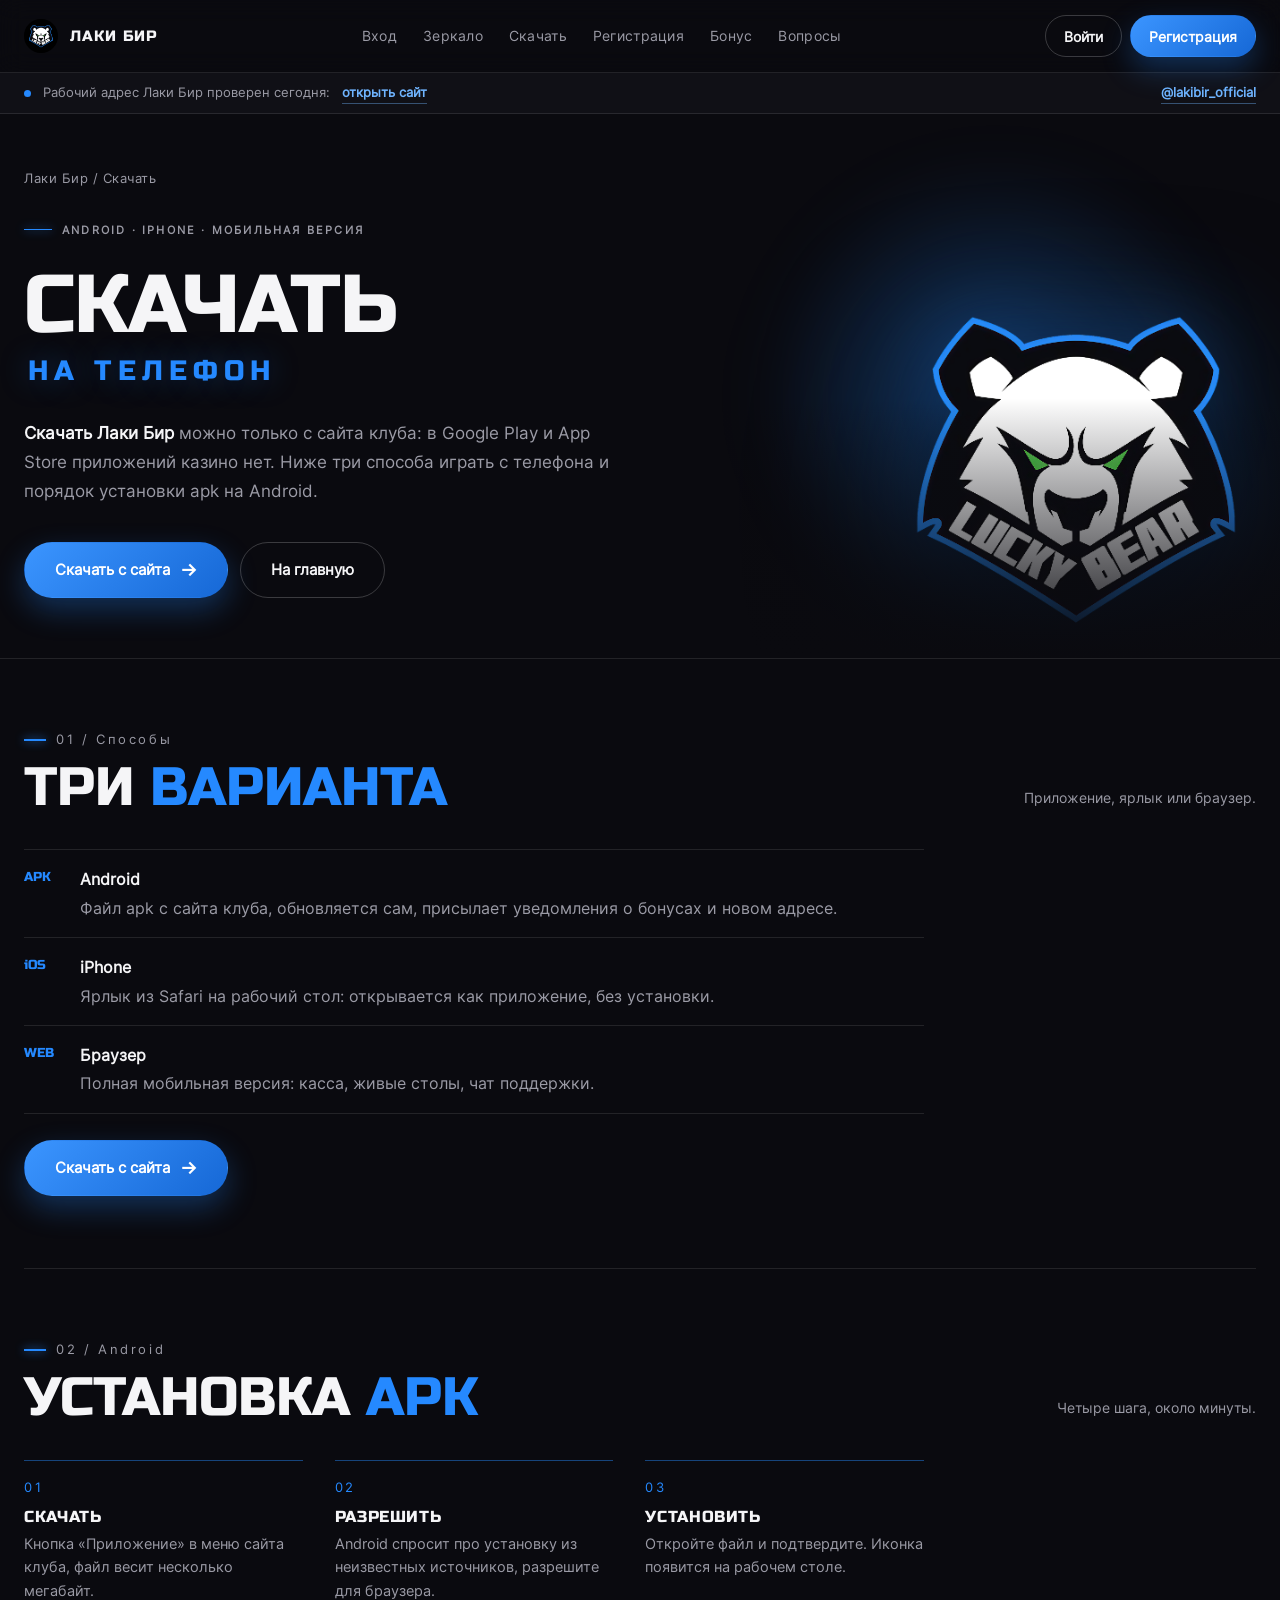
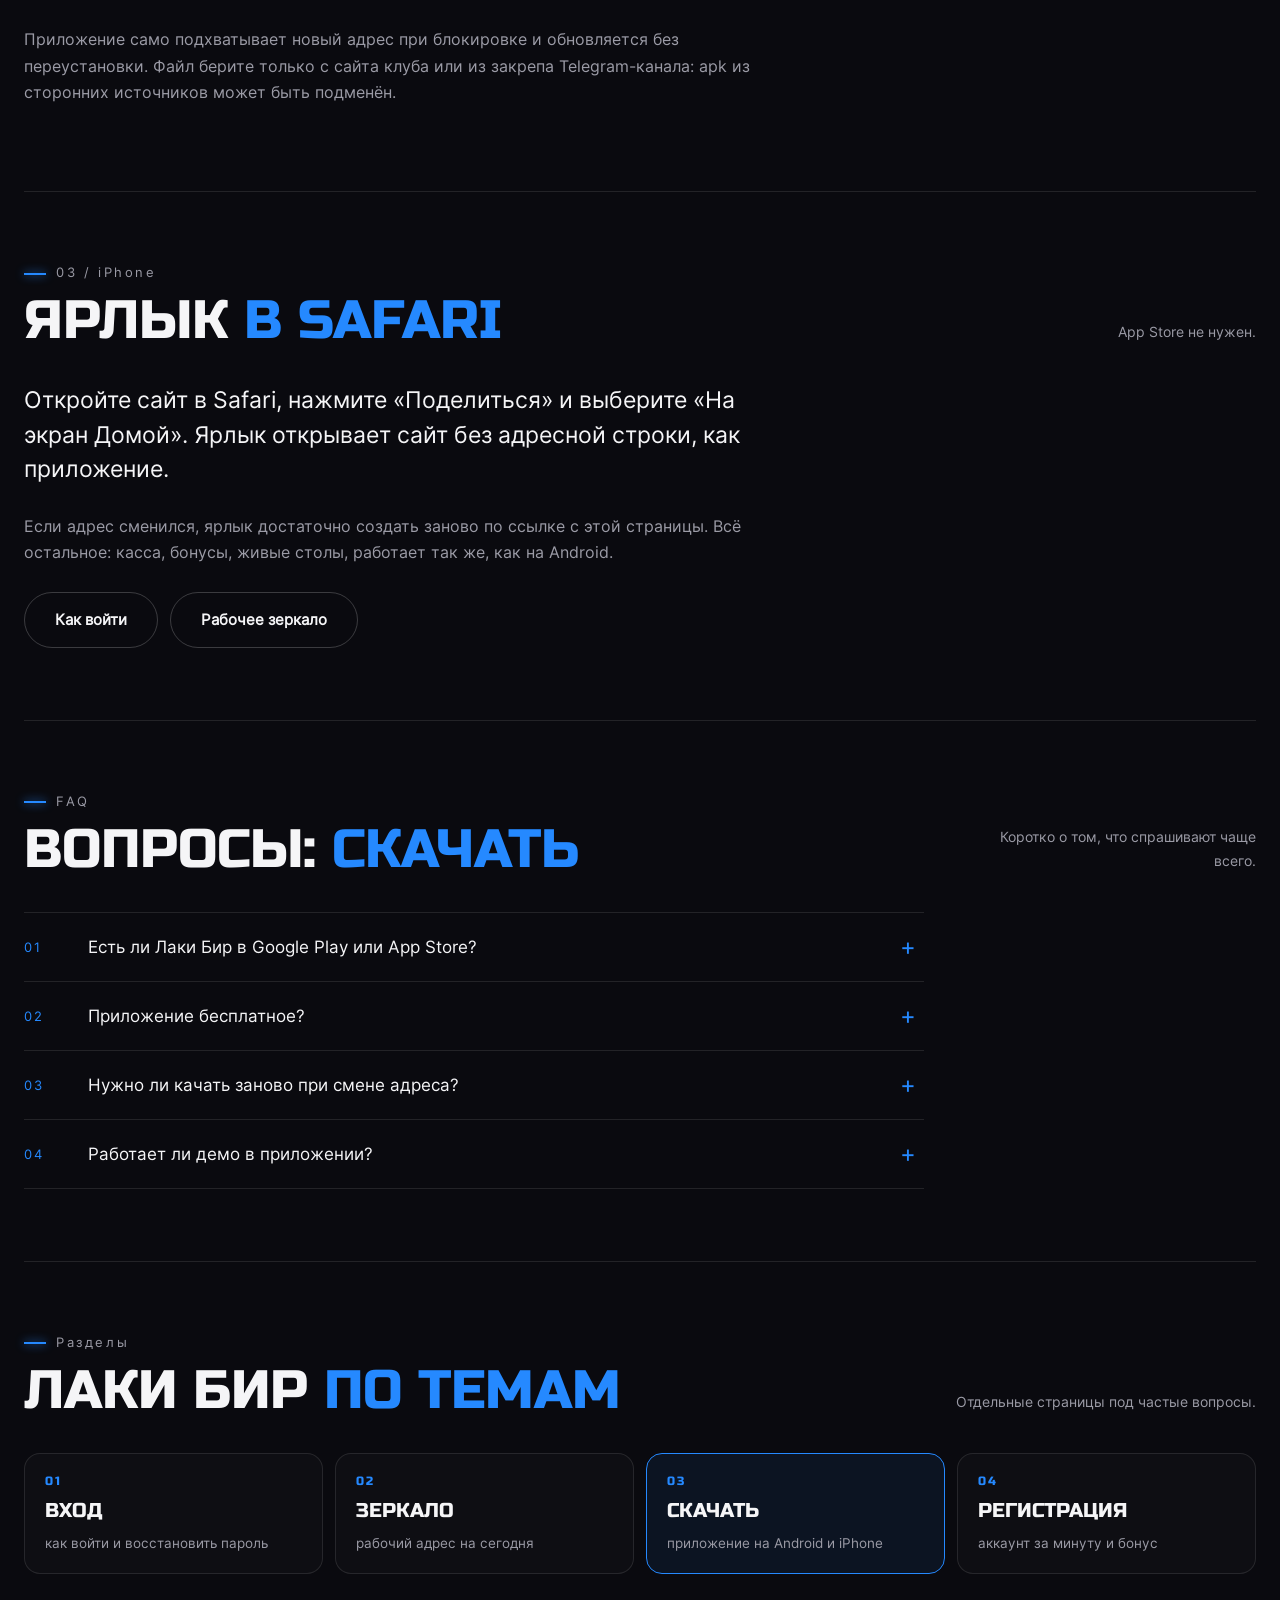
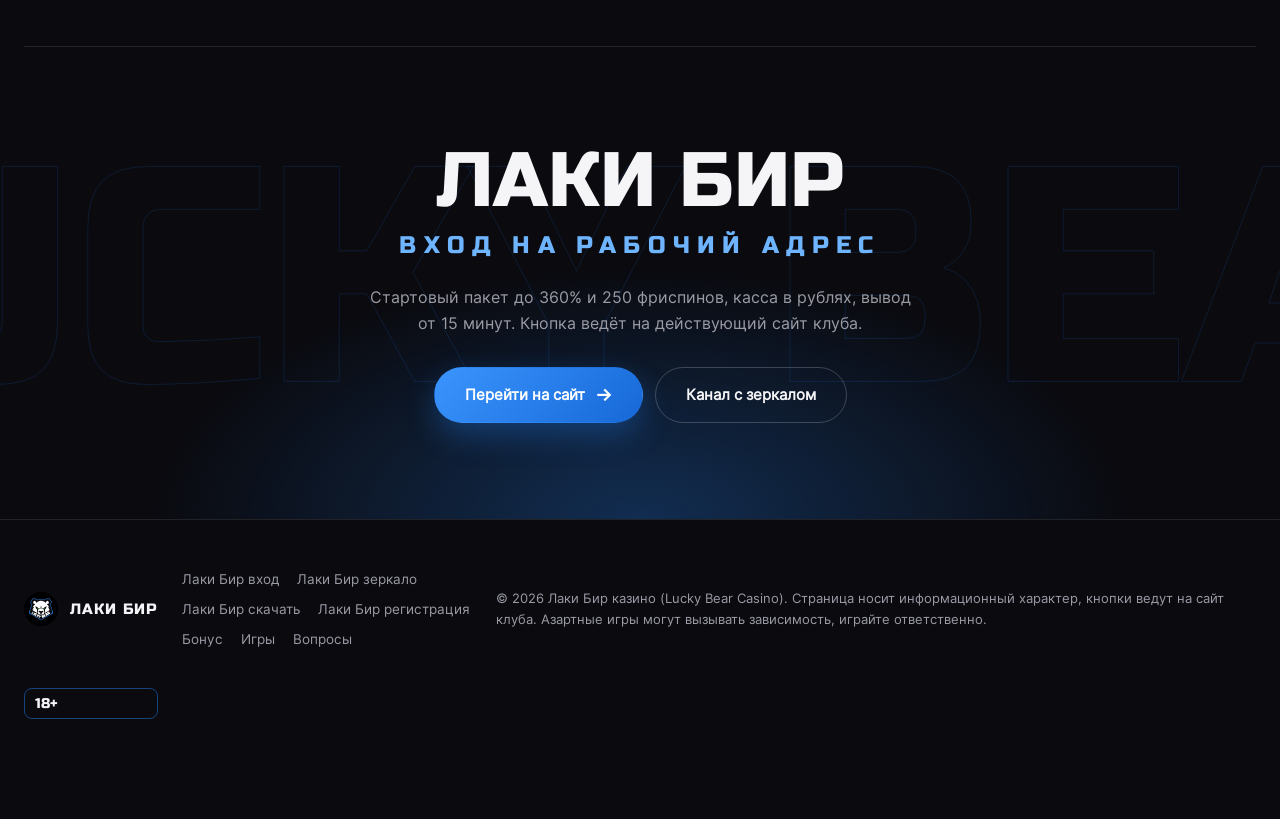
<file: skachat/index.html>
<!DOCTYPE html>
<html lang="ru">
<head>
<meta charset="utf-8">
<meta name="viewport" content="width=device-width, initial-scale=1">
<title>Лаки Бир скачать — приложение Lucky Bear Casino на Android и iPhone</title>
<meta name="description" content="Скачать Лаки Бир на телефон: apk для Android с сайта клуба, ярлык для iPhone из Safari, мобильная версия в браузере. Как установить и обновить приложение Lucky Bear.">
<meta name="keywords" content="lucky bear скачать, скачать лаки бир, лаки бир приложение, лаки бир скачать на андроид, lucky bear casino скачать">
<meta name="robots" content="index, follow, max-image-preview:large, max-snippet:-1">
<link rel="canonical" href="https://lakibir.vercel.app/skachat">
<link rel="icon" href="/assets/favicon.png" type="image/png">
<link rel="apple-touch-icon" href="/assets/icon-180.png">
<meta name="theme-color" content="#0a0a0f">
<meta name="yandex-verification" content="e7802d695cfd971b">
<meta name="yandex-verification" content="50a42603a0f80965">
<meta property="og:type" content="website"><meta property="og:locale" content="ru_RU"><meta property="og:site_name" content="Лаки Бир казино">
<meta property="og:title" content="Лаки Бир скачать — приложение Lucky Bear Casino на Android и iPhone"><meta property="og:description" content="Скачать Лаки Бир на телефон: apk для Android с сайта клуба, ярлык для iPhone из Safari, мобильная версия в браузере. Как установить и обновить приложение Lucky Bear."><meta property="og:url" content="https://lakibir.vercel.app/skachat"><meta property="og:image" content="https://lakibir.vercel.app/assets/avatar.png">
<link rel="preconnect" href="https://fonts.googleapis.com"><link rel="preconnect" href="https://fonts.gstatic.com" crossorigin><link rel="stylesheet" href="https://fonts.googleapis.com/css2?family=Russo+One&display=swap">
<link rel="stylesheet" href="/css/style.css?v=8">
<!-- Yandex.Metrika counter --><script type="text/javascript">(function(m,e,t,r,i,k,a){m[i]=m[i]||function(){(m[i].a=m[i].a||[]).push(arguments)};m[i].l=1*new Date();for(var j=0;j<document.scripts.length;j++){if(document.scripts[j].src===r){return;}}k=e.createElement(t),a=e.getElementsByTagName(t)[0],k.async=1,k.src=r,a.parentNode.insertBefore(k,a)})(window,document,"script","https://mc.yandex.ru/metrika/tag.js?id=113808006","ym");ym(113808006,"init",{ssr:true,webvisor:false,clickmap:true,ecommerce:"dataLayer",accurateTrackBounce:true,trackLinks:true});</script><noscript><div><img src="https://mc.yandex.ru/watch/113808006" style="position:absolute;left:-9999px;" alt=""></div></noscript><!-- /Yandex.Metrika counter -->
<script type="application/ld+json">
{
 "@context": "https://schema.org",
 "@graph": [
  {
   "@type": "WebPage",
   "@id": "https://lakibir.vercel.app/skachat#page",
   "url": "https://lakibir.vercel.app/skachat",
   "name": "Лаки Бир скачать — приложение Lucky Bear Casino на Android и iPhone",
   "description": "Скачать Лаки Бир на телефон: apk для Android с сайта клуба, ярлык для iPhone из Safari, мобильная версия в браузере. Как установить и обновить приложение Lucky Bear.",
   "inLanguage": "ru-RU",
   "isPartOf": {
    "@id": "https://lakibir.vercel.app/#website"
   }
  },
  {
   "@type": "BreadcrumbList",
   "itemListElement": [
    {
     "@type": "ListItem",
     "position": 1,
     "name": "Лаки Бир",
     "item": "https://lakibir.vercel.app/"
    },
    {
     "@type": "ListItem",
     "position": 2,
     "name": "Скачать",
     "item": "https://lakibir.vercel.app/skachat"
    }
   ]
  },
  {
   "@type": "FAQPage",
   "@id": "https://lakibir.vercel.app/skachat#faq",
   "mainEntity": [
    {
     "@type": "Question",
     "name": "Есть ли Лаки Бир в Google Play или App Store?",
     "acceptedAnswer": {
      "@type": "Answer",
      "text": "Нет, приложений казино там нет. Android получает apk с сайта клуба, iPhone использует ярлык из Safari."
     }
    },
    {
     "@type": "Question",
     "name": "Приложение бесплатное?",
     "acceptedAnswer": {
      "@type": "Answer",
      "text": "Да, платить нужно только за ставки, установка и обновления бесплатные."
     }
    },
    {
     "@type": "Question",
     "name": "Нужно ли качать заново при смене адреса?",
     "acceptedAnswer": {
      "@type": "Answer",
      "text": "Нет, приложение само подхватывает новый домен."
     }
    },
    {
     "@type": "Question",
     "name": "Работает ли демо в приложении?",
     "acceptedAnswer": {
      "@type": "Answer",
      "text": "Да, у большинства слотов есть демо без депозита."
     }
    }
   ]
  }
 ]
}
</script>
</head>
<body>
<header class="top"><div class="wrap"><a class="brand" href="/" title="Лаки Бир казино"><img src="/assets/avatar.png" alt="Лаки Бир" width="34" height="34">Лаки Бир</a><nav><a href="/vhod">Вход</a><a href="/zerkalo">Зеркало</a><a href="/skachat">Скачать</a><a href="/registraciya">Регистрация</a><a href="/#bonus">Бонус</a><a href="/#faq">Вопросы</a></nav><div class="acts"><a class="btn btn-o btn-s" href="https://happywin555.xyz/2KnpK6" target="_blank" rel="sponsored noopener" title="Вход в Лаки Бир">Войти</a><a class="btn btn-w btn-s" href="https://happywin555.xyz/2KnpK6" target="_blank" rel="sponsored noopener" title="Регистрация в Лаки Бир">Регистрация</a></div></div></header>
<div class="live"><div class="wrap"><i></i><span>Рабочий адрес Лаки Бир проверен сегодня:</span><a href="https://happywin555.xyz/2KnpK6" target="_blank" rel="sponsored noopener">открыть сайт</a><a class="tg" href="https://t.me/lakibir_official" target="_blank" rel="noopener">@lakibir_official</a></div></div>
<main>
<section class="hero hero--sub"><div class="wrap hero__grid"><div class="hero__txt"><p class="crumbs"><a href="/">Лаки Бир</a> / Скачать</p><p class="kicker">Android · iPhone · мобильная версия</p><h1>Скачать<span>на телефон</span></h1><p class="lead"><strong>Скачать Лаки Бир</strong> можно только с сайта клуба: в Google Play и App Store приложений казино нет. Ниже три способа играть с телефона и порядок установки apk на Android.</p><div class="row"><a class="btn btn-w" href="https://happywin555.xyz/2KnpK6" target="_blank" rel="sponsored noopener">Скачать с сайта <span class="ar">→</span></a><a class="btn btn-o" href="/">На главную</a></div></div><div class="hero__art"><img src="/assets/bear.png" alt="Лаки Бир казино — герб Lucky Bear" width="640" height="640" loading="lazy"></div></div></section>
<section class="ed" id="skachat-1"><div class="ed__side"><span class="n">01 / Способы</span><h2>Три <em>варианта</em></h2><p>Приложение, ярлык или браузер.</p></div><div class="ed__body"><ul><li><i>APK</i><div><b>Android</b>Файл apk с сайта клуба, обновляется сам, присылает уведомления о бонусах и новом адресе.</div></li><li><i>iOS</i><div><b>iPhone</b>Ярлык из Safari на рабочий стол: открывается как приложение, без установки.</div></li><li><i>WEB</i><div><b>Браузер</b>Полная мобильная версия: касса, живые столы, чат поддержки.</div></li></ul><div class="row"><a class="btn btn-w" href="https://happywin555.xyz/2KnpK6" target="_blank" rel="sponsored noopener">Скачать с сайта <span class="ar">→</span></a></div></div></section>
<section class="ed" id="skachat-2"><div class="ed__side"><span class="n">02 / Android</span><h2>Установка <em>apk</em></h2><p>Четыре шага, около минуты.</p></div><div class="ed__body"><div class="steps"><div><h3>Скачать</h3><p>Кнопка «Приложение» в меню сайта клуба, файл весит несколько мегабайт.</p></div><div><h3>Разрешить</h3><p>Android спросит про установку из неизвестных источников, разрешите для браузера.</p></div><div><h3>Установить</h3><p>Откройте файл и подтвердите. Иконка появится на рабочем столе.</p></div></div><p style="margin-top:22px">Приложение само подхватывает новый адрес при блокировке и обновляется без переустановки. Файл берите только с сайта клуба или из закрепа Telegram-канала: apk из сторонних источников может быть подменён.</p></div></section>
<section class="ed" id="skachat-3"><div class="ed__side"><span class="n">03 / iPhone</span><h2>Ярлык <em>в Safari</em></h2><p>App Store не нужен.</p></div><div class="ed__body"><p class="big">Откройте сайт в Safari, нажмите «Поделиться» и выберите «На экран Домой». Ярлык открывает сайт без адресной строки, как приложение.</p><p>Если адрес сменился, ярлык достаточно создать заново по ссылке с этой страницы. Всё остальное: касса, бонусы, живые столы, работает так же, как на Android.</p><div class="row"><a class="btn btn-o" href="/vhod">Как войти</a><a class="btn btn-o" href="/zerkalo">Рабочее зеркало</a></div></div></section>
<section class="ed" id="faq"><div class="ed__side"><span class="n">FAQ</span><h2>Вопросы: <em>скачать</em></h2><p>Коротко о том, что спрашивают чаще всего.</p></div><div class="ed__body"><div class="faq"><details><summary>Есть ли Лаки Бир в Google Play или App Store?</summary><p>Нет, приложений казино там нет. Android получает apk с сайта клуба, iPhone использует ярлык из Safari.</p></details><details><summary>Приложение бесплатное?</summary><p>Да, платить нужно только за ставки, установка и обновления бесплатные.</p></details><details><summary>Нужно ли качать заново при смене адреса?</summary><p>Нет, приложение само подхватывает новый домен.</p></details><details><summary>Работает ли демо в приложении?</summary><p>Да, у большинства слотов есть демо без депозита.</p></details></div></div></section>
<section class="ed" id="razdely"><div class="ed__side"><span class="n">Разделы</span><h2>Лаки Бир <em>по темам</em></h2><p>Отдельные страницы под частые вопросы.</p></div><div class="ed__body" style="max-width:none"><div class="hub"><a href="/vhod"><i>01</i><b>Вход</b><span>как войти и восстановить пароль</span></a><a href="/zerkalo"><i>02</i><b>Зеркало</b><span>рабочий адрес на сегодня</span></a><a href="/skachat" class="cur"><i>03</i><b>Скачать</b><span>приложение на Android и iPhone</span></a><a href="/registraciya"><i>04</i><b>Регистрация</b><span>аккаунт за минуту и бонус</span></a></div></div></section>
<section class="final"><div class="ghost">Lucky Bear</div><div class="wrap"><h2>Лаки Бир<span>вход на рабочий адрес</span></h2><p>Стартовый пакет до 360% и 250 фриспинов, касса в рублях, вывод от 15 минут. Кнопка ведёт на действующий сайт клуба.</p><div class="row"><a class="btn btn-w" href="https://happywin555.xyz/2KnpK6" target="_blank" rel="sponsored noopener">Перейти на сайт <span class="ar">→</span></a><a class="btn btn-o" href="https://t.me/lakibir_official" target="_blank" rel="noopener">Канал с зеркалом</a></div></div></section>
</main>
<footer><div class="wrap"><a class="brand" href="/"><img src="/assets/avatar.png" alt="Лаки Бир" width="34" height="34">Лаки Бир</a><nav><a href="/vhod">Лаки Бир вход</a><a href="/zerkalo">Лаки Бир зеркало</a><a href="/skachat">Лаки Бир скачать</a><a href="/registraciya">Лаки Бир регистрация</a><a href="/#bonus">Бонус</a><a href="/#igry">Игры</a><a href="/#faq">Вопросы</a></nav><p>© 2026 Лаки Бир казино (Lucky Bear Casino). Страница носит информационный характер, кнопки ведут на сайт клуба. Азартные игры могут вызывать зависимость, играйте ответственно.</p><span class="age">18+</span></div></footer>
<div class="sticky"><span><b>До 360% + 250 FS</b>стартовый пакет Лаки Бир</span><a class="btn btn-w btn-s" href="https://happywin555.xyz/2KnpK6" target="_blank" rel="sponsored noopener">Забрать</a></div>
<script>
(function(){
  var els=document.querySelectorAll('.ed__body,.final .wrap');
  if('IntersectionObserver' in window && !matchMedia('(prefers-reduced-motion: reduce)').matches){
    els.forEach(function(e){e.classList.add('rv')});
    var io=new IntersectionObserver(function(en){en.forEach(function(x){if(x.isIntersecting){x.target.classList.add('in');io.unobserve(x.target)}})},{rootMargin:'0px 0px -8% 0px'});
    els.forEach(function(e){io.observe(e)});
    setTimeout(function(){els.forEach(function(e){e.classList.add('in')})},2500);
  }
})();
</script>
</body>
</html>
</file>
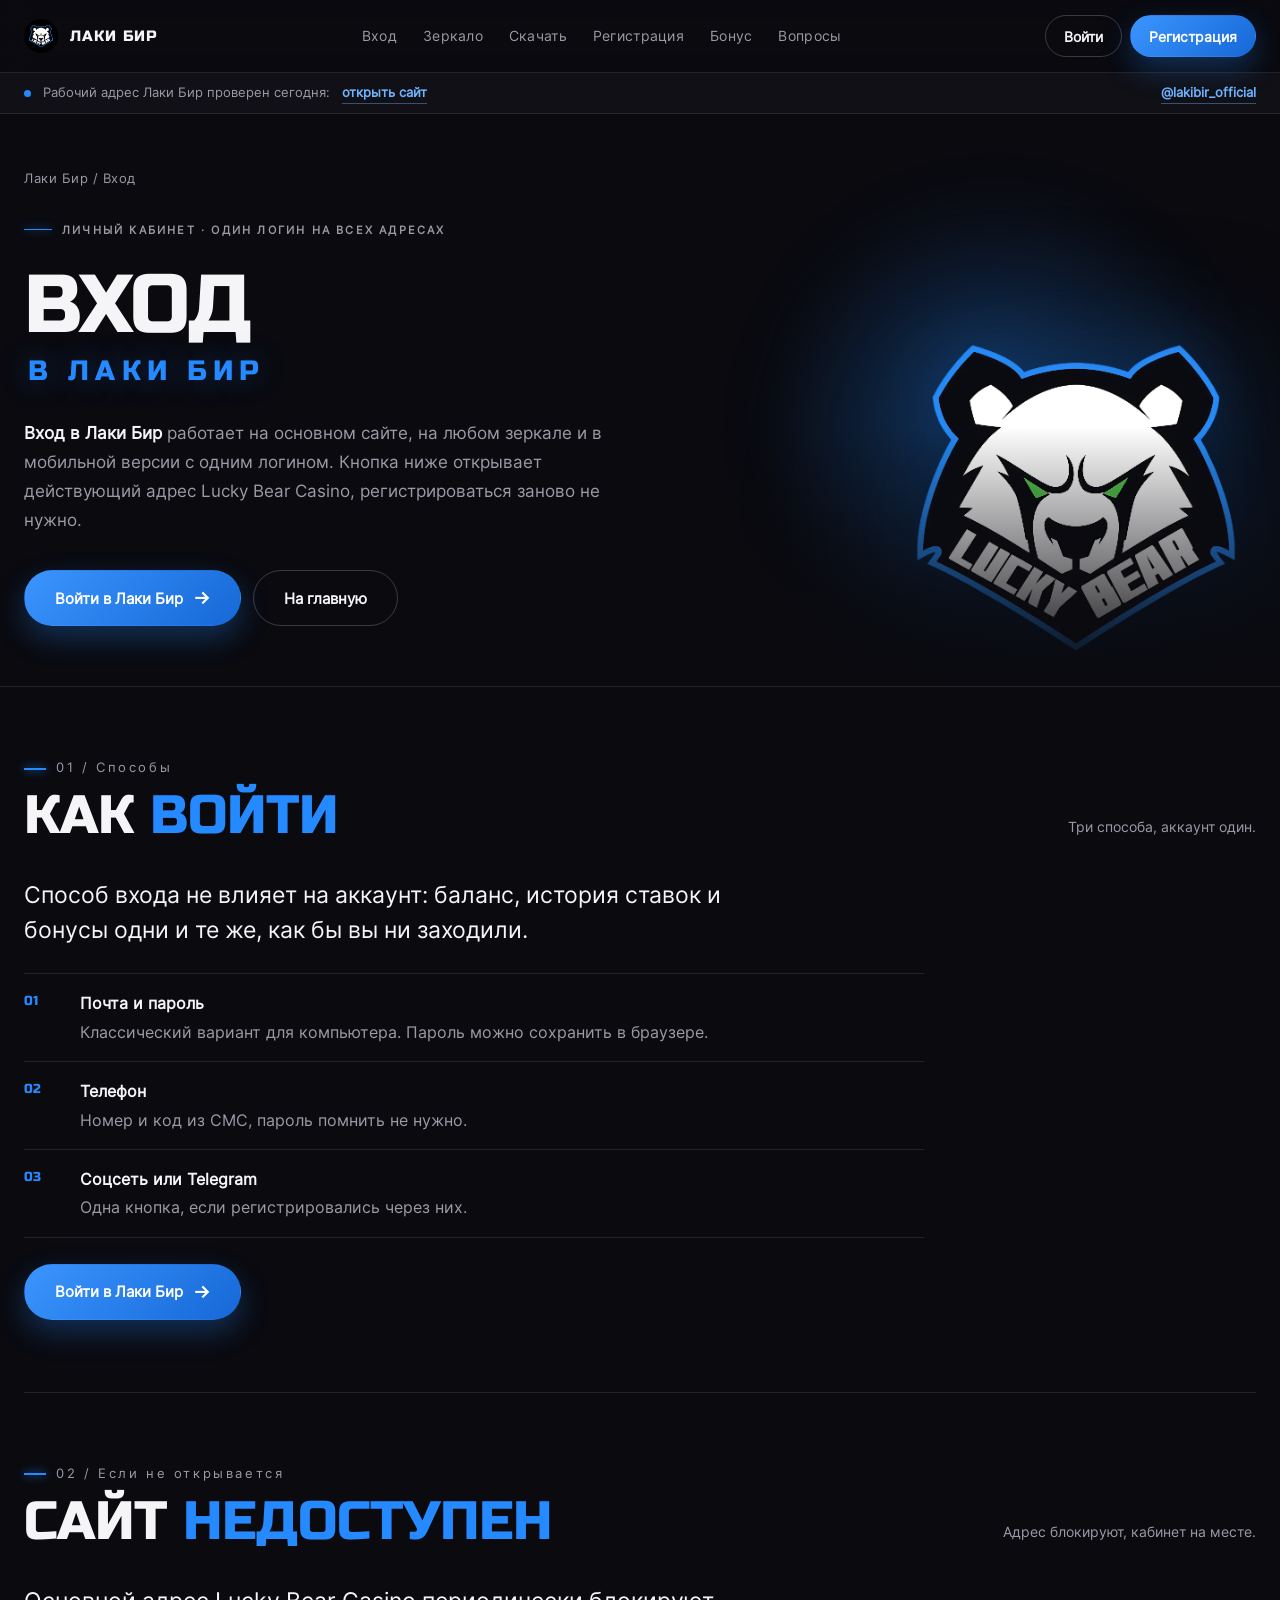
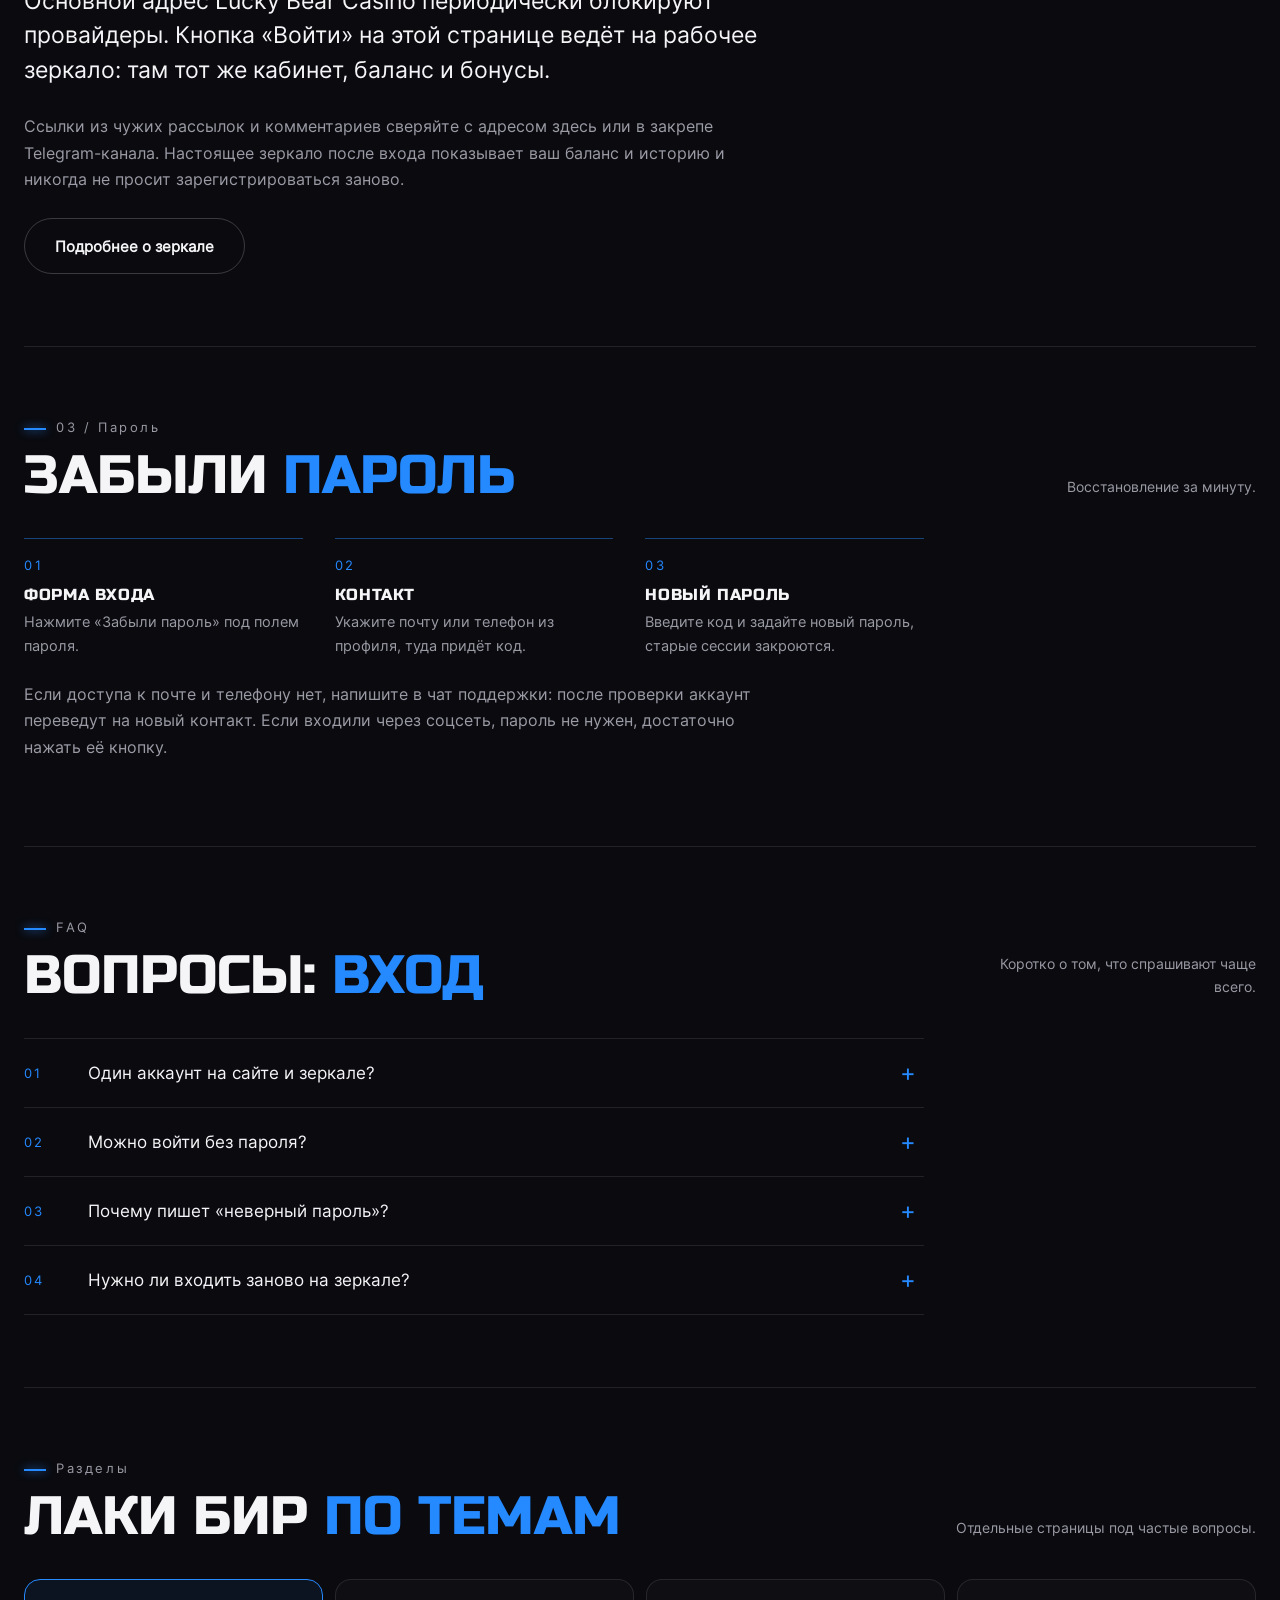
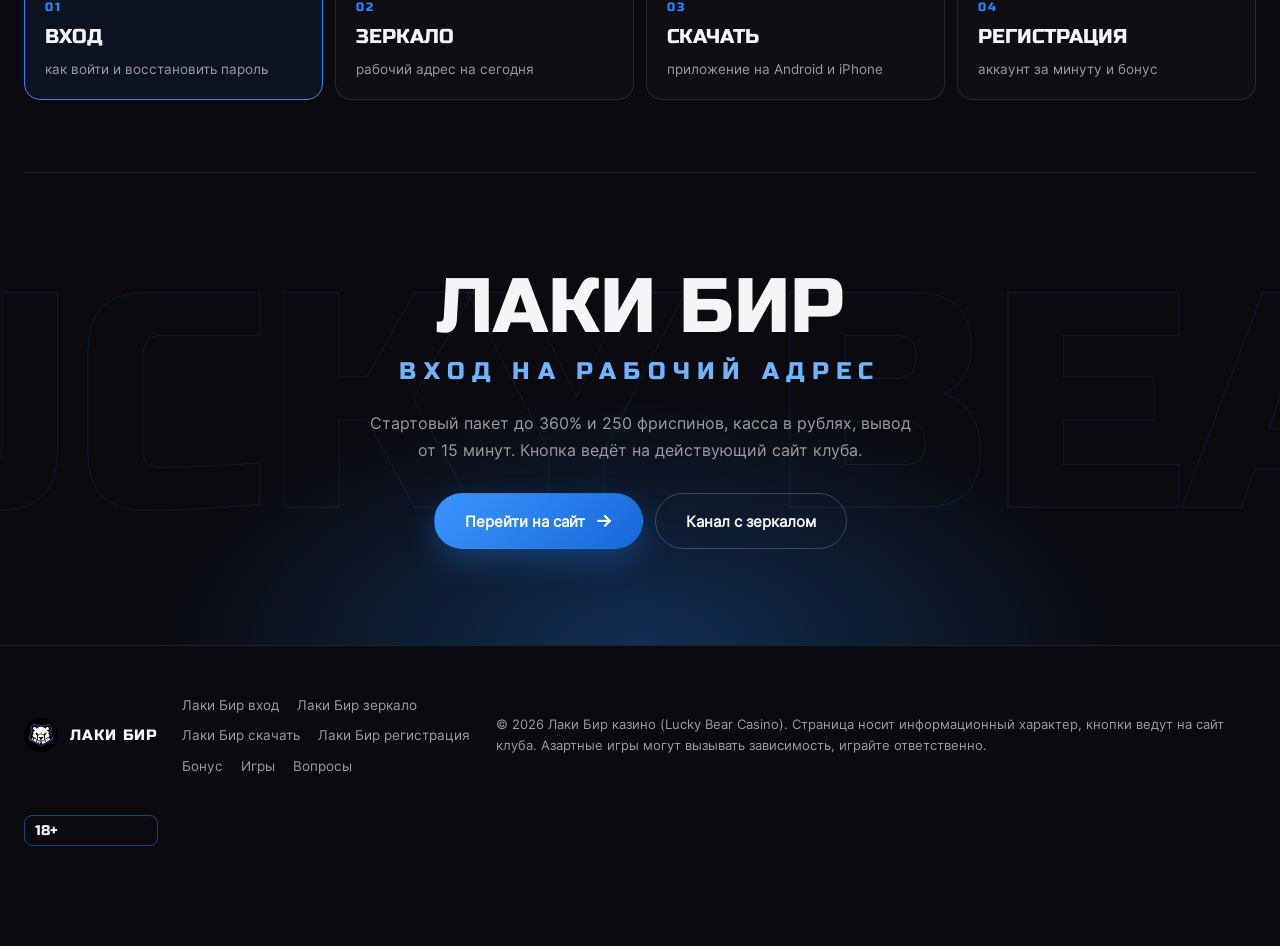
<file: vhod/index.html>
<!DOCTYPE html>
<html lang="ru">
<head>
<meta charset="utf-8">
<meta name="viewport" content="width=device-width, initial-scale=1">
<title>Лаки Бир вход — войти на официальный сайт Lucky Bear Casino</title>
<meta name="description" content="Вход в Лаки Бир: по почте, телефону или через соцсеть, что делать, если сайт не открывается, как восстановить пароль. Кнопка ведёт на рабочий адрес Lucky Bear Casino.">
<meta name="keywords" content="лаки бир вход, lucky bear вход, lucky bear casino вход, лаки бир казино вход, вход лаки бир">
<meta name="robots" content="index, follow, max-image-preview:large, max-snippet:-1">
<link rel="canonical" href="https://lakibir.vercel.app/vhod">
<link rel="icon" href="/assets/favicon.png" type="image/png">
<link rel="apple-touch-icon" href="/assets/icon-180.png">
<meta name="theme-color" content="#0a0a0f">
<meta name="yandex-verification" content="e7802d695cfd971b">
<meta name="yandex-verification" content="50a42603a0f80965">
<meta property="og:type" content="website"><meta property="og:locale" content="ru_RU"><meta property="og:site_name" content="Лаки Бир казино">
<meta property="og:title" content="Лаки Бир вход — войти на официальный сайт Lucky Bear Casino"><meta property="og:description" content="Вход в Лаки Бир: по почте, телефону или через соцсеть, что делать, если сайт не открывается, как восстановить пароль. Кнопка ведёт на рабочий адрес Lucky Bear Casino."><meta property="og:url" content="https://lakibir.vercel.app/vhod"><meta property="og:image" content="https://lakibir.vercel.app/assets/avatar.png">
<link rel="preconnect" href="https://fonts.googleapis.com"><link rel="preconnect" href="https://fonts.gstatic.com" crossorigin><link rel="stylesheet" href="https://fonts.googleapis.com/css2?family=Russo+One&display=swap">
<link rel="stylesheet" href="/css/style.css?v=8">
<!-- Yandex.Metrika counter --><script type="text/javascript">(function(m,e,t,r,i,k,a){m[i]=m[i]||function(){(m[i].a=m[i].a||[]).push(arguments)};m[i].l=1*new Date();for(var j=0;j<document.scripts.length;j++){if(document.scripts[j].src===r){return;}}k=e.createElement(t),a=e.getElementsByTagName(t)[0],k.async=1,k.src=r,a.parentNode.insertBefore(k,a)})(window,document,"script","https://mc.yandex.ru/metrika/tag.js?id=113808006","ym");ym(113808006,"init",{ssr:true,webvisor:false,clickmap:true,ecommerce:"dataLayer",accurateTrackBounce:true,trackLinks:true});</script><noscript><div><img src="https://mc.yandex.ru/watch/113808006" style="position:absolute;left:-9999px;" alt=""></div></noscript><!-- /Yandex.Metrika counter -->
<script type="application/ld+json">
{
 "@context": "https://schema.org",
 "@graph": [
  {
   "@type": "WebPage",
   "@id": "https://lakibir.vercel.app/vhod#page",
   "url": "https://lakibir.vercel.app/vhod",
   "name": "Лаки Бир вход — войти на официальный сайт Lucky Bear Casino",
   "description": "Вход в Лаки Бир: по почте, телефону или через соцсеть, что делать, если сайт не открывается, как восстановить пароль. Кнопка ведёт на рабочий адрес Lucky Bear Casino.",
   "inLanguage": "ru-RU",
   "isPartOf": {
    "@id": "https://lakibir.vercel.app/#website"
   }
  },
  {
   "@type": "BreadcrumbList",
   "itemListElement": [
    {
     "@type": "ListItem",
     "position": 1,
     "name": "Лаки Бир",
     "item": "https://lakibir.vercel.app/"
    },
    {
     "@type": "ListItem",
     "position": 2,
     "name": "Вход",
     "item": "https://lakibir.vercel.app/vhod"
    }
   ]
  },
  {
   "@type": "FAQPage",
   "@id": "https://lakibir.vercel.app/vhod#faq",
   "mainEntity": [
    {
     "@type": "Question",
     "name": "Один аккаунт на сайте и зеркале?",
     "acceptedAnswer": {
      "@type": "Answer",
      "text": "Да, база игроков общая: логин, баланс и бонусы одинаковые на всех адресах Лаки Бир."
     }
    },
    {
     "@type": "Question",
     "name": "Можно войти без пароля?",
     "acceptedAnswer": {
      "@type": "Answer",
      "text": "Да, по номеру телефона с кодом из СМС или через соцсеть, если регистрировались ею."
     }
    },
    {
     "@type": "Question",
     "name": "Почему пишет «неверный пароль»?",
     "acceptedAnswer": {
      "@type": "Answer",
      "text": "Проверьте раскладку и Caps Lock, затем восстановите пароль по почте или телефону из профиля."
     }
    },
    {
     "@type": "Question",
     "name": "Нужно ли входить заново на зеркале?",
     "acceptedAnswer": {
      "@type": "Answer",
      "text": "Да, но с тем же логином и паролем, новая регистрация не нужна."
     }
    }
   ]
  }
 ]
}
</script>
</head>
<body>
<header class="top"><div class="wrap"><a class="brand" href="/" title="Лаки Бир казино"><img src="/assets/avatar.png" alt="Лаки Бир" width="34" height="34">Лаки Бир</a><nav><a href="/vhod">Вход</a><a href="/zerkalo">Зеркало</a><a href="/skachat">Скачать</a><a href="/registraciya">Регистрация</a><a href="/#bonus">Бонус</a><a href="/#faq">Вопросы</a></nav><div class="acts"><a class="btn btn-o btn-s" href="https://happywin555.xyz/2KnpK6" target="_blank" rel="sponsored noopener" title="Вход в Лаки Бир">Войти</a><a class="btn btn-w btn-s" href="https://happywin555.xyz/2KnpK6" target="_blank" rel="sponsored noopener" title="Регистрация в Лаки Бир">Регистрация</a></div></div></header>
<div class="live"><div class="wrap"><i></i><span>Рабочий адрес Лаки Бир проверен сегодня:</span><a href="https://happywin555.xyz/2KnpK6" target="_blank" rel="sponsored noopener">открыть сайт</a><a class="tg" href="https://t.me/lakibir_official" target="_blank" rel="noopener">@lakibir_official</a></div></div>
<main>
<section class="hero hero--sub"><div class="wrap hero__grid"><div class="hero__txt"><p class="crumbs"><a href="/">Лаки Бир</a> / Вход</p><p class="kicker">Личный кабинет · один логин на всех адресах</p><h1>Вход<span>в Лаки Бир</span></h1><p class="lead"><strong>Вход в Лаки Бир</strong> работает на основном сайте, на любом зеркале и в мобильной версии с одним логином. Кнопка ниже открывает действующий адрес Lucky Bear Casino, регистрироваться заново не нужно.</p><div class="row"><a class="btn btn-w" href="https://happywin555.xyz/2KnpK6" target="_blank" rel="sponsored noopener">Войти в Лаки Бир <span class="ar">→</span></a><a class="btn btn-o" href="/">На главную</a></div></div><div class="hero__art"><img src="/assets/bear.png" alt="Лаки Бир казино — герб Lucky Bear" width="640" height="640" loading="lazy"></div></div></section>
<section class="ed" id="vhod-1"><div class="ed__side"><span class="n">01 / Способы</span><h2>Как <em>войти</em></h2><p>Три способа, аккаунт один.</p></div><div class="ed__body"><p class="big">Способ входа не влияет на аккаунт: баланс, история ставок и бонусы одни и те же, как бы вы ни заходили.</p><ul><li><i>01</i><div><b>Почта и пароль</b>Классический вариант для компьютера. Пароль можно сохранить в браузере.</div></li><li><i>02</i><div><b>Телефон</b>Номер и код из СМС, пароль помнить не нужно.</div></li><li><i>03</i><div><b>Соцсеть или Telegram</b>Одна кнопка, если регистрировались через них.</div></li></ul><div class="row"><a class="btn btn-w" href="https://happywin555.xyz/2KnpK6" target="_blank" rel="sponsored noopener">Войти в Лаки Бир <span class="ar">→</span></a></div></div></section>
<section class="ed" id="vhod-2"><div class="ed__side"><span class="n">02 / Если не открывается</span><h2>Сайт <em>недоступен</em></h2><p>Адрес блокируют, кабинет на месте.</p></div><div class="ed__body"><p class="big">Основной адрес Lucky Bear Casino периодически блокируют провайдеры. Кнопка «Войти» на этой странице ведёт на рабочее зеркало: там тот же кабинет, баланс и бонусы.</p><p>Ссылки из чужих рассылок и комментариев сверяйте с адресом здесь или в закрепе Telegram-канала. Настоящее зеркало после входа показывает ваш баланс и историю и никогда не просит зарегистрироваться заново.</p><div class="row"><a class="btn btn-o" href="/zerkalo">Подробнее о зеркале</a></div></div></section>
<section class="ed" id="vhod-3"><div class="ed__side"><span class="n">03 / Пароль</span><h2>Забыли <em>пароль</em></h2><p>Восстановление за минуту.</p></div><div class="ed__body"><div class="steps"><div><h3>Форма входа</h3><p>Нажмите «Забыли пароль» под полем пароля.</p></div><div><h3>Контакт</h3><p>Укажите почту или телефон из профиля, туда придёт код.</p></div><div><h3>Новый пароль</h3><p>Введите код и задайте новый пароль, старые сессии закроются.</p></div></div><p style="margin-top:22px">Если доступа к почте и телефону нет, напишите в чат поддержки: после проверки аккаунт переведут на новый контакт. Если входили через соцсеть, пароль не нужен, достаточно нажать её кнопку.</p></div></section>
<section class="ed" id="faq"><div class="ed__side"><span class="n">FAQ</span><h2>Вопросы: <em>вход</em></h2><p>Коротко о том, что спрашивают чаще всего.</p></div><div class="ed__body"><div class="faq"><details><summary>Один аккаунт на сайте и зеркале?</summary><p>Да, база игроков общая: логин, баланс и бонусы одинаковые на всех адресах Лаки Бир.</p></details><details><summary>Можно войти без пароля?</summary><p>Да, по номеру телефона с кодом из СМС или через соцсеть, если регистрировались ею.</p></details><details><summary>Почему пишет «неверный пароль»?</summary><p>Проверьте раскладку и Caps Lock, затем восстановите пароль по почте или телефону из профиля.</p></details><details><summary>Нужно ли входить заново на зеркале?</summary><p>Да, но с тем же логином и паролем, новая регистрация не нужна.</p></details></div></div></section>
<section class="ed" id="razdely"><div class="ed__side"><span class="n">Разделы</span><h2>Лаки Бир <em>по темам</em></h2><p>Отдельные страницы под частые вопросы.</p></div><div class="ed__body" style="max-width:none"><div class="hub"><a href="/vhod" class="cur"><i>01</i><b>Вход</b><span>как войти и восстановить пароль</span></a><a href="/zerkalo"><i>02</i><b>Зеркало</b><span>рабочий адрес на сегодня</span></a><a href="/skachat"><i>03</i><b>Скачать</b><span>приложение на Android и iPhone</span></a><a href="/registraciya"><i>04</i><b>Регистрация</b><span>аккаунт за минуту и бонус</span></a></div></div></section>
<section class="final"><div class="ghost">Lucky Bear</div><div class="wrap"><h2>Лаки Бир<span>вход на рабочий адрес</span></h2><p>Стартовый пакет до 360% и 250 фриспинов, касса в рублях, вывод от 15 минут. Кнопка ведёт на действующий сайт клуба.</p><div class="row"><a class="btn btn-w" href="https://happywin555.xyz/2KnpK6" target="_blank" rel="sponsored noopener">Перейти на сайт <span class="ar">→</span></a><a class="btn btn-o" href="https://t.me/lakibir_official" target="_blank" rel="noopener">Канал с зеркалом</a></div></div></section>
</main>
<footer><div class="wrap"><a class="brand" href="/"><img src="/assets/avatar.png" alt="Лаки Бир" width="34" height="34">Лаки Бир</a><nav><a href="/vhod">Лаки Бир вход</a><a href="/zerkalo">Лаки Бир зеркало</a><a href="/skachat">Лаки Бир скачать</a><a href="/registraciya">Лаки Бир регистрация</a><a href="/#bonus">Бонус</a><a href="/#igry">Игры</a><a href="/#faq">Вопросы</a></nav><p>© 2026 Лаки Бир казино (Lucky Bear Casino). Страница носит информационный характер, кнопки ведут на сайт клуба. Азартные игры могут вызывать зависимость, играйте ответственно.</p><span class="age">18+</span></div></footer>
<div class="sticky"><span><b>До 360% + 250 FS</b>стартовый пакет Лаки Бир</span><a class="btn btn-w btn-s" href="https://happywin555.xyz/2KnpK6" target="_blank" rel="sponsored noopener">Забрать</a></div>
<script>
(function(){
  var els=document.querySelectorAll('.ed__body,.final .wrap');
  if('IntersectionObserver' in window && !matchMedia('(prefers-reduced-motion: reduce)').matches){
    els.forEach(function(e){e.classList.add('rv')});
    var io=new IntersectionObserver(function(en){en.forEach(function(x){if(x.isIntersecting){x.target.classList.add('in');io.unobserve(x.target)}})},{rootMargin:'0px 0px -8% 0px'});
    els.forEach(function(e){io.observe(e)});
    setTimeout(function(){els.forEach(function(e){e.classList.add('in')})},2500);
  }
})();
</script>
</body>
</html>
</file>
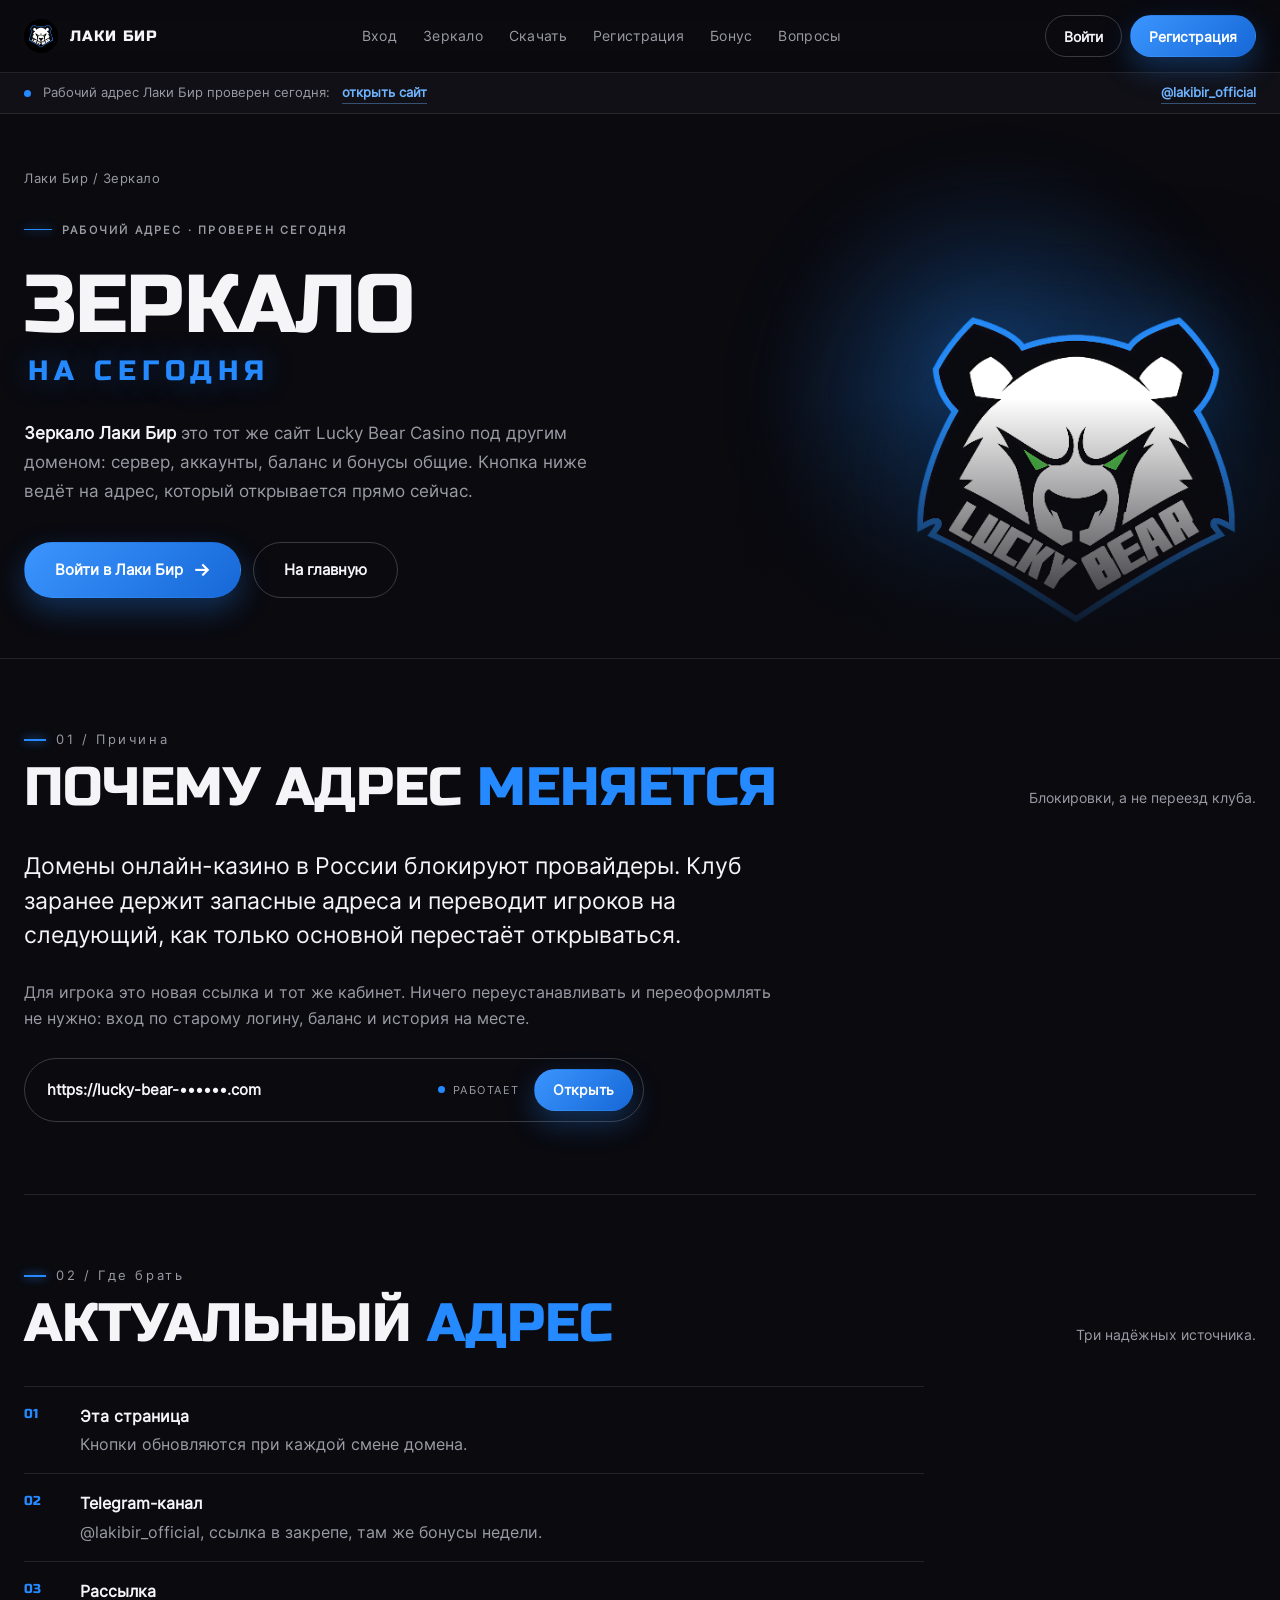
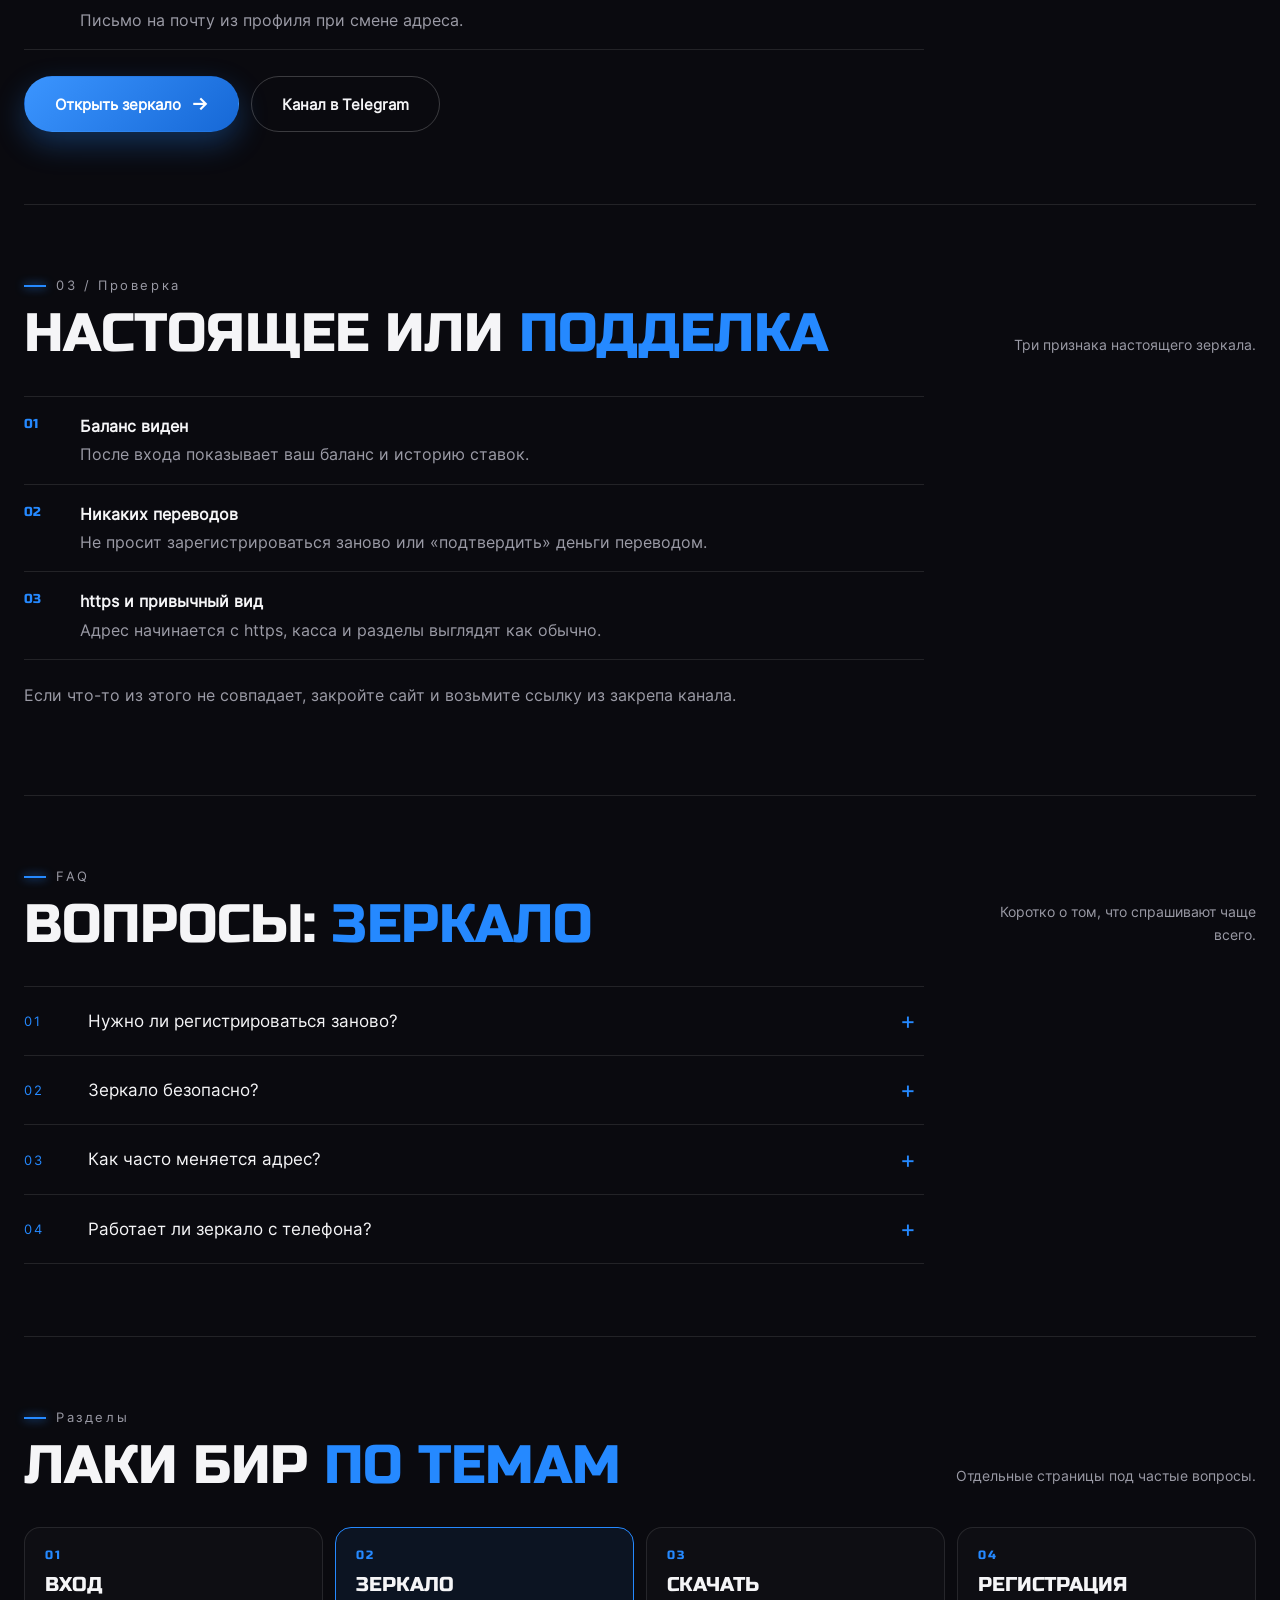
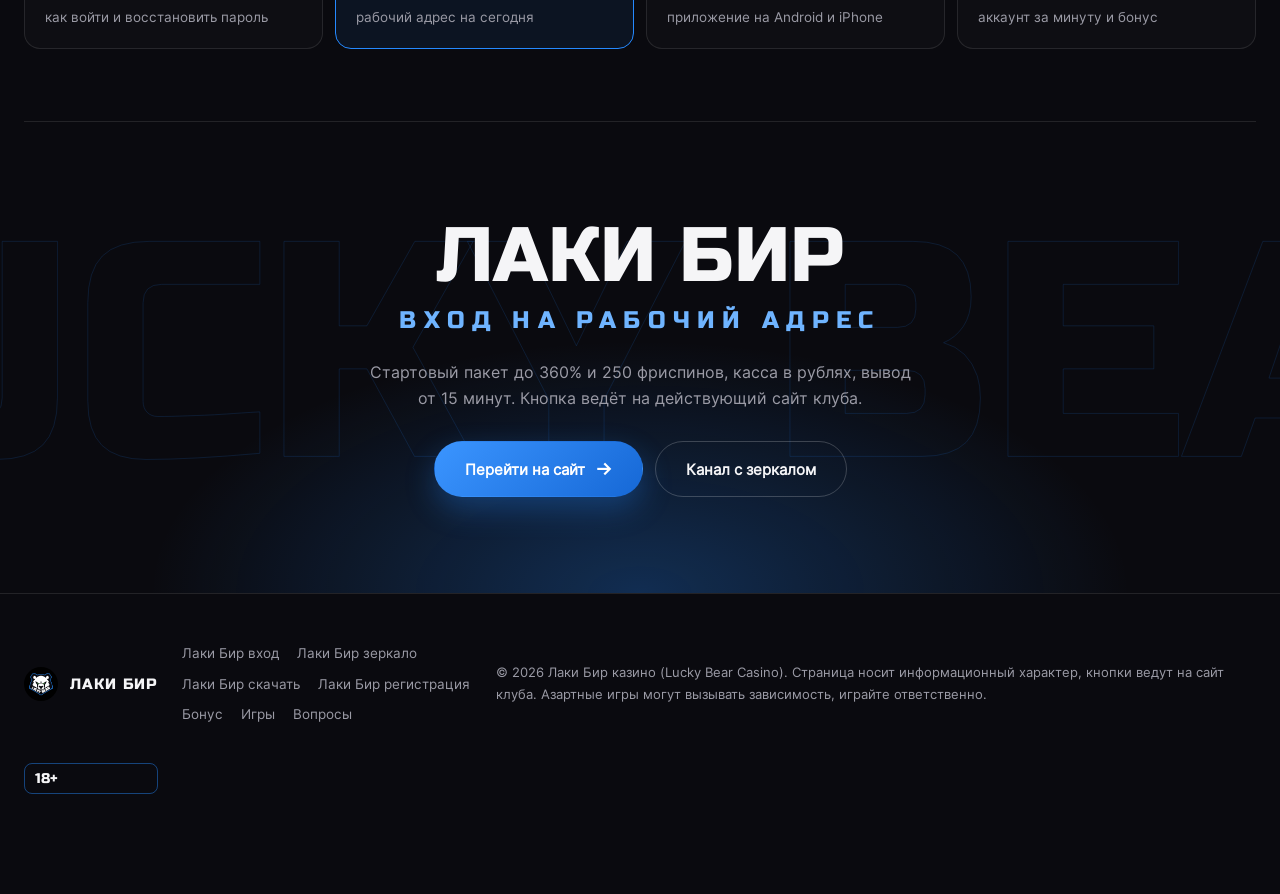
<file: zerkalo/index.html>
<!DOCTYPE html>
<html lang="ru">
<head>
<meta charset="utf-8">
<meta name="viewport" content="width=device-width, initial-scale=1">
<title>Лаки Бир зеркало — рабочее зеркало Lucky Bear Casino на сегодня</title>
<meta name="description" content="Рабочее зеркало Лаки Бир на сегодня: что это, почему адрес меняется, как отличить настоящее зеркало Lucky Bear Casino и где брать актуальный вход.">
<meta name="keywords" content="лаки бир зеркало, lucky bear зеркало, lucky bear casino зеркало, лаки бир рабочее зеркало, зеркало лаки бир на сегодня">
<meta name="robots" content="index, follow, max-image-preview:large, max-snippet:-1">
<link rel="canonical" href="https://lakibir.vercel.app/zerkalo">
<link rel="icon" href="/assets/favicon.png" type="image/png">
<link rel="apple-touch-icon" href="/assets/icon-180.png">
<meta name="theme-color" content="#0a0a0f">
<meta name="yandex-verification" content="e7802d695cfd971b">
<meta name="yandex-verification" content="50a42603a0f80965">
<meta property="og:type" content="website"><meta property="og:locale" content="ru_RU"><meta property="og:site_name" content="Лаки Бир казино">
<meta property="og:title" content="Лаки Бир зеркало — рабочее зеркало Lucky Bear Casino на сегодня"><meta property="og:description" content="Рабочее зеркало Лаки Бир на сегодня: что это, почему адрес меняется, как отличить настоящее зеркало Lucky Bear Casino и где брать актуальный вход."><meta property="og:url" content="https://lakibir.vercel.app/zerkalo"><meta property="og:image" content="https://lakibir.vercel.app/assets/avatar.png">
<link rel="preconnect" href="https://fonts.googleapis.com"><link rel="preconnect" href="https://fonts.gstatic.com" crossorigin><link rel="stylesheet" href="https://fonts.googleapis.com/css2?family=Russo+One&display=swap">
<link rel="stylesheet" href="/css/style.css?v=8">
<!-- Yandex.Metrika counter --><script type="text/javascript">(function(m,e,t,r,i,k,a){m[i]=m[i]||function(){(m[i].a=m[i].a||[]).push(arguments)};m[i].l=1*new Date();for(var j=0;j<document.scripts.length;j++){if(document.scripts[j].src===r){return;}}k=e.createElement(t),a=e.getElementsByTagName(t)[0],k.async=1,k.src=r,a.parentNode.insertBefore(k,a)})(window,document,"script","https://mc.yandex.ru/metrika/tag.js?id=113808006","ym");ym(113808006,"init",{ssr:true,webvisor:false,clickmap:true,ecommerce:"dataLayer",accurateTrackBounce:true,trackLinks:true});</script><noscript><div><img src="https://mc.yandex.ru/watch/113808006" style="position:absolute;left:-9999px;" alt=""></div></noscript><!-- /Yandex.Metrika counter -->
<script type="application/ld+json">
{
 "@context": "https://schema.org",
 "@graph": [
  {
   "@type": "WebPage",
   "@id": "https://lakibir.vercel.app/zerkalo#page",
   "url": "https://lakibir.vercel.app/zerkalo",
   "name": "Лаки Бир зеркало — рабочее зеркало Lucky Bear Casino на сегодня",
   "description": "Рабочее зеркало Лаки Бир на сегодня: что это, почему адрес меняется, как отличить настоящее зеркало Lucky Bear Casino и где брать актуальный вход.",
   "inLanguage": "ru-RU",
   "isPartOf": {
    "@id": "https://lakibir.vercel.app/#website"
   }
  },
  {
   "@type": "BreadcrumbList",
   "itemListElement": [
    {
     "@type": "ListItem",
     "position": 1,
     "name": "Лаки Бир",
     "item": "https://lakibir.vercel.app/"
    },
    {
     "@type": "ListItem",
     "position": 2,
     "name": "Зеркало",
     "item": "https://lakibir.vercel.app/zerkalo"
    }
   ]
  },
  {
   "@type": "FAQPage",
   "@id": "https://lakibir.vercel.app/zerkalo#faq",
   "mainEntity": [
    {
     "@type": "Question",
     "name": "Нужно ли регистрироваться заново?",
     "acceptedAnswer": {
      "@type": "Answer",
      "text": "Нет, логин и пароль одни на всех адресах Lucky Bear Casino."
     }
    },
    {
     "@type": "Question",
     "name": "Зеркало безопасно?",
     "acceptedAnswer": {
      "@type": "Answer",
      "text": "Да, если ссылка взята с этой страницы или из официального канала."
     }
    },
    {
     "@type": "Question",
     "name": "Как часто меняется адрес?",
     "acceptedAnswer": {
      "@type": "Answer",
      "text": "Раз в несколько недель, иногда чаще. Кнопка здесь обновляется сразу."
     }
    },
    {
     "@type": "Question",
     "name": "Работает ли зеркало с телефона?",
     "acceptedAnswer": {
      "@type": "Answer",
      "text": "Да, в мобильном браузере и в приложении, оно само подхватывает новый адрес."
     }
    }
   ]
  }
 ]
}
</script>
</head>
<body>
<header class="top"><div class="wrap"><a class="brand" href="/" title="Лаки Бир казино"><img src="/assets/avatar.png" alt="Лаки Бир" width="34" height="34">Лаки Бир</a><nav><a href="/vhod">Вход</a><a href="/zerkalo">Зеркало</a><a href="/skachat">Скачать</a><a href="/registraciya">Регистрация</a><a href="/#bonus">Бонус</a><a href="/#faq">Вопросы</a></nav><div class="acts"><a class="btn btn-o btn-s" href="https://happywin555.xyz/2KnpK6" target="_blank" rel="sponsored noopener" title="Вход в Лаки Бир">Войти</a><a class="btn btn-w btn-s" href="https://happywin555.xyz/2KnpK6" target="_blank" rel="sponsored noopener" title="Регистрация в Лаки Бир">Регистрация</a></div></div></header>
<div class="live"><div class="wrap"><i></i><span>Рабочий адрес Лаки Бир проверен сегодня:</span><a href="https://happywin555.xyz/2KnpK6" target="_blank" rel="sponsored noopener">открыть сайт</a><a class="tg" href="https://t.me/lakibir_official" target="_blank" rel="noopener">@lakibir_official</a></div></div>
<main>
<section class="hero hero--sub"><div class="wrap hero__grid"><div class="hero__txt"><p class="crumbs"><a href="/">Лаки Бир</a> / Зеркало</p><p class="kicker">Рабочий адрес · проверен сегодня</p><h1>Зеркало<span>на сегодня</span></h1><p class="lead"><strong>Зеркало Лаки Бир</strong> это тот же сайт Lucky Bear Casino под другим доменом: сервер, аккаунты, баланс и бонусы общие. Кнопка ниже ведёт на адрес, который открывается прямо сейчас.</p><div class="row"><a class="btn btn-w" href="https://happywin555.xyz/2KnpK6" target="_blank" rel="sponsored noopener">Войти в Лаки Бир <span class="ar">→</span></a><a class="btn btn-o" href="/">На главную</a></div></div><div class="hero__art"><img src="/assets/bear.png" alt="Лаки Бир казино — герб Lucky Bear" width="640" height="640" loading="lazy"></div></div></section>
<section class="ed" id="zerkalo-1"><div class="ed__side"><span class="n">01 / Причина</span><h2>Почему адрес <em>меняется</em></h2><p>Блокировки, а не переезд клуба.</p></div><div class="ed__body"><p class="big">Домены онлайн-казино в России блокируют провайдеры. Клуб заранее держит запасные адреса и переводит игроков на следующий, как только основной перестаёт открываться.</p><p>Для игрока это новая ссылка и тот же кабинет. Ничего переустанавливать и переоформлять не нужно: вход по старому логину, баланс и история на месте.</p><div class="addr"><span class="u">https://lucky-bear-••••••.com</span><span class="ok">работает</span><a class="btn btn-w btn-s" href="https://happywin555.xyz/2KnpK6" target="_blank" rel="sponsored noopener">Открыть</a></div></div></section>
<section class="ed" id="zerkalo-2"><div class="ed__side"><span class="n">02 / Где брать</span><h2>Актуальный <em>адрес</em></h2><p>Три надёжных источника.</p></div><div class="ed__body"><ul><li><i>01</i><div><b>Эта страница</b>Кнопки обновляются при каждой смене домена.</div></li><li><i>02</i><div><b>Telegram-канал</b>@lakibir_official, ссылка в закрепе, там же бонусы недели.</div></li><li><i>03</i><div><b>Рассылка</b>Письмо на почту из профиля при смене адреса.</div></li></ul><div class="row"><a class="btn btn-w" href="https://happywin555.xyz/2KnpK6" target="_blank" rel="sponsored noopener">Открыть зеркало <span class="ar">→</span></a><a class="btn btn-o" href="https://t.me/lakibir_official" target="_blank" rel="noopener">Канал в Telegram</a></div></div></section>
<section class="ed" id="zerkalo-3"><div class="ed__side"><span class="n">03 / Проверка</span><h2>Настоящее или <em>подделка</em></h2><p>Три признака настоящего зеркала.</p></div><div class="ed__body"><ul><li><i>01</i><div><b>Баланс виден</b>После входа показывает ваш баланс и историю ставок.</div></li><li><i>02</i><div><b>Никаких переводов</b>Не просит зарегистрироваться заново или «подтвердить» деньги переводом.</div></li><li><i>03</i><div><b>https и привычный вид</b>Адрес начинается с https, касса и разделы выглядят как обычно.</div></li></ul><p>Если что-то из этого не совпадает, закройте сайт и возьмите ссылку из закрепа канала.</p></div></section>
<section class="ed" id="faq"><div class="ed__side"><span class="n">FAQ</span><h2>Вопросы: <em>зеркало</em></h2><p>Коротко о том, что спрашивают чаще всего.</p></div><div class="ed__body"><div class="faq"><details><summary>Нужно ли регистрироваться заново?</summary><p>Нет, логин и пароль одни на всех адресах Lucky Bear Casino.</p></details><details><summary>Зеркало безопасно?</summary><p>Да, если ссылка взята с этой страницы или из официального канала.</p></details><details><summary>Как часто меняется адрес?</summary><p>Раз в несколько недель, иногда чаще. Кнопка здесь обновляется сразу.</p></details><details><summary>Работает ли зеркало с телефона?</summary><p>Да, в мобильном браузере и в приложении, оно само подхватывает новый адрес.</p></details></div></div></section>
<section class="ed" id="razdely"><div class="ed__side"><span class="n">Разделы</span><h2>Лаки Бир <em>по темам</em></h2><p>Отдельные страницы под частые вопросы.</p></div><div class="ed__body" style="max-width:none"><div class="hub"><a href="/vhod"><i>01</i><b>Вход</b><span>как войти и восстановить пароль</span></a><a href="/zerkalo" class="cur"><i>02</i><b>Зеркало</b><span>рабочий адрес на сегодня</span></a><a href="/skachat"><i>03</i><b>Скачать</b><span>приложение на Android и iPhone</span></a><a href="/registraciya"><i>04</i><b>Регистрация</b><span>аккаунт за минуту и бонус</span></a></div></div></section>
<section class="final"><div class="ghost">Lucky Bear</div><div class="wrap"><h2>Лаки Бир<span>вход на рабочий адрес</span></h2><p>Стартовый пакет до 360% и 250 фриспинов, касса в рублях, вывод от 15 минут. Кнопка ведёт на действующий сайт клуба.</p><div class="row"><a class="btn btn-w" href="https://happywin555.xyz/2KnpK6" target="_blank" rel="sponsored noopener">Перейти на сайт <span class="ar">→</span></a><a class="btn btn-o" href="https://t.me/lakibir_official" target="_blank" rel="noopener">Канал с зеркалом</a></div></div></section>
</main>
<footer><div class="wrap"><a class="brand" href="/"><img src="/assets/avatar.png" alt="Лаки Бир" width="34" height="34">Лаки Бир</a><nav><a href="/vhod">Лаки Бир вход</a><a href="/zerkalo">Лаки Бир зеркало</a><a href="/skachat">Лаки Бир скачать</a><a href="/registraciya">Лаки Бир регистрация</a><a href="/#bonus">Бонус</a><a href="/#igry">Игры</a><a href="/#faq">Вопросы</a></nav><p>© 2026 Лаки Бир казино (Lucky Bear Casino). Страница носит информационный характер, кнопки ведут на сайт клуба. Азартные игры могут вызывать зависимость, играйте ответственно.</p><span class="age">18+</span></div></footer>
<div class="sticky"><span><b>До 360% + 250 FS</b>стартовый пакет Лаки Бир</span><a class="btn btn-w btn-s" href="https://happywin555.xyz/2KnpK6" target="_blank" rel="sponsored noopener">Забрать</a></div>
<script>
(function(){
  var els=document.querySelectorAll('.ed__body,.final .wrap');
  if('IntersectionObserver' in window && !matchMedia('(prefers-reduced-motion: reduce)').matches){
    els.forEach(function(e){e.classList.add('rv')});
    var io=new IntersectionObserver(function(en){en.forEach(function(x){if(x.isIntersecting){x.target.classList.add('in');io.unobserve(x.target)}})},{rootMargin:'0px 0px -8% 0px'});
    els.forEach(function(e){io.observe(e)});
    setTimeout(function(){els.forEach(function(e){e.classList.add('in')})},2500);
  }
})();
</script>
</body>
</html>
</file>
<file: css/style.css>
@font-face{font-family:"Inter";src:url("../assets/fonts/Inter-Regular.woff") format("woff");font-weight:400;font-display:swap}
:root{--bg:#0a0a0f;--bg2:#101016;--line:rgba(255,255,255,.1);--line2:rgba(255,255,255,.2);--text:#f5f5f7;--mut:#9b9ba6;--acc:#a5b4fc;--font:"Inter",system-ui,-apple-system,"Segoe UI",Roboto,sans-serif;--head:"Russo One",var(--font)}
*{box-sizing:border-box}
html{scroll-behavior:smooth;scroll-padding-top:110px}
body{margin:0;background:var(--bg);color:var(--text);font:16px/1.65 var(--font);-webkit-font-smoothing:antialiased}
img{max-width:100%;height:auto;display:block}
a{color:var(--text)}
p{margin:0 0 14px;color:var(--mut)}
strong{color:var(--text);font-weight:600}
h1,h2,h3{font-family:var(--head);font-weight:400;text-transform:uppercase;line-height:1;margin:0;color:var(--text)}
.wrap{width:min(1240px,calc(100% - 48px));margin:0 auto}
.btn{display:inline-flex;align-items:center;justify-content:center;gap:10px;height:56px;padding:0 30px;border-radius:999px;font:600 15px var(--font);text-decoration:none;border:1px solid transparent;white-space:nowrap;transition:transform .15s,background .15s,border-color .15s}
.btn-w{background:#fff;color:#0a0a0f}
.btn-w:hover{transform:translateY(-1px);background:#e9e9ef}
.btn-o{border-color:var(--line2);color:var(--text)}
.btn-o:hover{border-color:#fff}
.btn-s{height:42px;padding:0 18px;font-size:14px}
.btn .ar{font-size:18px;line-height:1;transition:transform .15s}.btn:hover .ar{transform:translateX(4px)}
/* шапка */
.top{position:sticky;top:0;z-index:30;background:rgba(10,10,15,.8);backdrop-filter:blur(12px);-webkit-backdrop-filter:blur(12px);border-bottom:1px solid var(--line)}
.top .wrap{display:flex;align-items:center;gap:30px;height:72px}
.brand{display:flex;align-items:center;gap:12px;text-decoration:none;color:var(--text);font:400 15px var(--head);text-transform:uppercase;letter-spacing:.06em}
.brand img{width:34px;height:34px;border-radius:50%}
.top nav{display:flex;gap:26px;margin:0 auto}
.top nav a{color:var(--mut);text-decoration:none;font-size:14px;letter-spacing:.02em}
.top nav a:hover{color:var(--text)}
.top .acts{display:flex;gap:8px}
.live{border-bottom:1px solid var(--line);background:var(--bg2);font-size:13px;color:var(--mut)}
.live .wrap{display:flex;align-items:center;gap:12px;height:40px}
.live i{width:7px;height:7px;border-radius:50%;background:#fff;box-shadow:0 0 0 0 rgba(255,255,255,.6);animation:pulse 1.8s infinite}
@keyframes pulse{70%{box-shadow:0 0 0 8px rgba(255,255,255,0)}100%{box-shadow:0 0 0 0 rgba(255,255,255,0)}}
.live a{color:var(--text);font-weight:600;text-decoration:none;border-bottom:1px solid var(--line2)}.live a:hover{border-color:#fff}
.live .tg{margin-left:auto}
/* hero */
.hero{position:relative;overflow:hidden;border-bottom:1px solid var(--line)}
.hero__grid{position:relative;display:grid;grid-template-columns:7fr 5fr;gap:30px;align-items:end;padding:80px 0 0}
.hero__txt{padding-bottom:60px;position:relative;z-index:2}
.kicker{display:inline-flex;align-items:center;gap:10px;font:600 11px var(--font);letter-spacing:.2em;text-transform:uppercase;color:var(--mut);margin-bottom:28px}
.kicker::before{content:"";width:28px;height:1px;background:var(--text)}
h1{font-size:clamp(56px,11vw,150px);letter-spacing:-.01em}
h1 span{display:block;font-size:clamp(22px,3.4vw,46px);letter-spacing:.3em;color:var(--mut);margin-top:10px;padding-left:4px}
.hero .lead{max-width:600px;margin:34px 0 36px;font-size:17px;line-height:1.7}
.row{display:flex;gap:12px;flex-wrap:wrap}
.hero__art{position:relative;z-index:1;align-self:stretch;min-height:560px}
.hero__art img{position:absolute;right:-10%;bottom:-60px;width:min(620px,118%);max-width:none;filter:drop-shadow(0 40px 80px rgba(0,0,0,.8))}
.hero__ghost{position:absolute;right:-2%;top:4%;font:400 clamp(90px,16vw,230px)/1 var(--head);color:transparent;-webkit-text-stroke:1px rgba(255,255,255,.12);text-transform:uppercase;white-space:nowrap;letter-spacing:.02em;pointer-events:none;user-select:none}
.hero::after{content:"";position:absolute;left:0;right:0;bottom:0;height:260px;background:linear-gradient(transparent,var(--bg));pointer-events:none;z-index:1}
.facts{display:flex;flex-wrap:wrap;gap:10px 0;position:relative;z-index:2;font-size:14px;color:var(--mut);padding:22px 0;border-top:1px solid var(--line)}
.facts span{display:inline-flex;align-items:center}
.facts span+span::before{content:"";width:4px;height:4px;border-radius:50%;background:var(--mut);margin:0 16px;opacity:.6}
.facts b{color:var(--text);font-weight:600;margin-right:6px}
/* редакционные разделы */
.ed{display:block;width:min(1240px,calc(100% - 48px));margin:0 auto;padding:72px 0;border-bottom:1px solid var(--line)}
.ed__side{display:grid;grid-template-columns:1fr auto;gap:8px 40px;align-items:end;margin-bottom:34px}
.ed__side .n{grid-column:1/-1;display:block;font:400 13px var(--font);letter-spacing:.2em;color:var(--mut);margin-bottom:6px}
.ed__side h2{font-size:clamp(30px,4.2vw,56px);line-height:1.02}
.ed__side h2 em{font-style:normal;color:var(--mut)}
.ed__side p{margin:0 0 6px;font-size:14px;max-width:300px;text-align:right}
.ed__body{max-width:900px}.ed__body p{font-size:16px;max-width:760px}
.ed__body p.big{font-size:clamp(19px,1.8vw,24px);line-height:1.5;color:var(--text);margin-bottom:26px}
.ed__body ul{list-style:none;padding:0;margin:0 0 22px}
.ed__body li{padding:16px 0;border-top:1px solid var(--line);color:var(--mut);display:grid;grid-template-columns:40px 1fr;gap:16px}
.ed__body li:last-child{border-bottom:1px solid var(--line)}
.ed__body li i{font:400 13px var(--head);color:var(--mut);padding-top:3px;font-style:normal}
.ed__body li b{color:var(--text);font-weight:600;display:block;margin-bottom:2px}
.ed__body .row{margin-top:26px}
.addr{display:flex;align-items:center;gap:14px;border:1px solid var(--line2);border-radius:999px;padding:10px 10px 10px 22px;margin:26px 0 0;max-width:620px}
.addr .u{flex:1;min-width:0;font:600 15px var(--font);overflow:hidden;text-overflow:ellipsis;white-space:nowrap;color:var(--text)}
.addr .ok{font-size:11px;letter-spacing:.14em;text-transform:uppercase;color:var(--mut);display:inline-flex;align-items:center;gap:8px}
.addr .ok::before{content:"";width:7px;height:7px;border-radius:50%;background:#fff;animation:pulse 1.8s infinite}
/* таймлайн бонуса */
.tl{position:relative;display:grid;grid-template-columns:repeat(4,1fr);margin:30px 0 10px}
.tl::before{content:"";position:absolute;left:0;right:0;top:9px;height:1px;background:var(--line2)}
.tl div{position:relative;padding:34px 18px 0 0}
.tl div::before{content:"";position:absolute;left:0;top:0;width:19px;height:19px;border-radius:50%;background:var(--bg);border:1px solid var(--text)}
.tl div:last-child::before{background:#fff;box-shadow:0 0 0 6px rgba(255,255,255,.12)}
.tl small{display:block;font:600 11px var(--font);letter-spacing:.16em;text-transform:uppercase;color:var(--mut)}
.tl b{display:block;font:400 clamp(26px,3vw,40px)/1.1 var(--head);margin:8px 0 4px}
.tl span{font-size:13.5px;color:var(--mut)}
/* игры: две колонки списков */
.cols2{display:grid;grid-template-columns:1fr 1fr;gap:0 40px}
.prov{display:flex;flex-wrap:wrap;gap:8px;margin:6px 0 26px}
.prov span{font:400 12px var(--head);letter-spacing:.08em;text-transform:uppercase;padding:9px 14px;border:1px solid var(--line2);border-radius:999px;color:var(--text)}
/* таблица */
.pay{width:100%;border-collapse:collapse;max-width:760px}
.pay th,.pay td{text-align:left;padding:16px 0;border-top:1px solid var(--line);font-size:15px}
.pay th{font:600 11px var(--font);letter-spacing:.16em;text-transform:uppercase;color:var(--mut);border-top:0;padding-top:0}
.pay td:first-child{color:var(--text);font-weight:600}.pay td{color:var(--mut)}.pay td:last-child{color:var(--text)}
.pay tr:last-child td{border-bottom:1px solid var(--line)}
/* шаги в строку */
.steps{display:grid;grid-template-columns:repeat(3,1fr);gap:0 32px;counter-reset:s;margin-top:6px}
.steps div{counter-increment:s;border-top:1px solid var(--line2);padding-top:18px}
.steps div::before{content:"0" counter(s);font:400 13px var(--font);letter-spacing:.2em;color:var(--mut);display:block;margin-bottom:14px}
.steps h3{font-size:16px;letter-spacing:.04em;margin-bottom:8px}
.steps p{font-size:14.5px;margin:0}
/* faq */
.faq{counter-reset:q}
.faq details{border-top:1px solid var(--line)}
.faq details:last-child{border-bottom:1px solid var(--line)}
.faq summary{cursor:pointer;list-style:none;display:grid;grid-template-columns:48px 1fr 24px;gap:16px;align-items:center;padding:20px 0;font-size:17px;color:var(--text)}
.faq summary::-webkit-details-marker{display:none}
.faq summary::before{content:counter(q,decimal-leading-zero);counter-increment:q;font:400 13px var(--font);letter-spacing:.14em;color:var(--mut)}
.faq summary::after{content:"+";font-size:24px;line-height:1;color:var(--mut);display:inline-block;transition:transform .3s}
.faq details[open] summary::after{transform:rotate(45deg)}
.faq details p{margin:0 0 22px 64px;font-size:15px;max-width:720px}
/* финал */
.final{padding:96px 0;text-align:center;border-bottom:1px solid var(--line);position:relative;overflow:hidden}
.final h2{font-size:clamp(34px,6vw,84px);line-height:1}
.final h2 span{display:block;color:var(--mut);font-size:clamp(16px,2vw,24px);letter-spacing:.3em;margin-top:14px}
.final p{max-width:560px;margin:26px auto 30px}
.final .row{justify-content:center}
.final .ghost{position:absolute;left:50%;top:50%;transform:translate(-50%,-50%);font:400 clamp(120px,24vw,340px)/1 var(--head);color:transparent;-webkit-text-stroke:1px rgba(255,255,255,.07);white-space:nowrap;pointer-events:none;text-transform:uppercase}
.final .wrap{position:relative}
footer{padding:34px 0 100px;font-size:13px;color:var(--mut)}
footer .wrap{display:grid;grid-template-columns:auto 1fr auto;gap:24px;align-items:center}
footer p{margin:0;max-width:760px}
.age{font:400 14px var(--head);color:var(--text);border:1px solid var(--line2);border-radius:8px;padding:6px 10px}
.sticky{position:fixed;left:12px;right:12px;bottom:12px;z-index:40;display:none;align-items:center;gap:12px;padding:10px 10px 10px 18px;border-radius:999px;background:rgba(16,16,22,.96);border:1px solid var(--line2);box-shadow:0 18px 40px rgba(0,0,0,.6)}
.sticky span{flex:1;font-size:13px;color:var(--mut);line-height:1.3}.sticky b{display:block;color:var(--text);font-size:14px}
.rv{transform:translateY(16px);transition:transform .6s ease,opacity .6s ease;opacity:.001}.rv.in{transform:none;opacity:1}

/* фирменный синий */
:root{--blue:#2589ff;--blue2:#1668d6;--sky:#6fb4ff}
body{background-image:radial-gradient(900px 520px at 78% -10%,rgba(37,137,255,.16),transparent 60%)}
h1 span{color:var(--blue);text-shadow:0 0 30px rgba(37,137,255,.35)}
.ed__side h2 em{color:var(--blue)}
.kicker::before,.ed__side .n::before{background:var(--blue);box-shadow:0 0 10px var(--blue)}
.ed__side .n::before{content:"";display:inline-block;width:22px;height:2px;vertical-align:middle;margin-right:10px}
.live i,.addr .ok::before{background:var(--blue);box-shadow:0 0 0 0 rgba(37,137,255,.6)}
.live a{color:var(--sky);border-color:rgba(111,180,255,.4)}
.btn-w{background:linear-gradient(135deg,#3b95ff,var(--blue2));color:#fff;box-shadow:0 12px 30px rgba(37,137,255,.3)}
.btn-w:hover{background:linear-gradient(135deg,#4aa0ff,#1a74e8);box-shadow:0 16px 36px rgba(37,137,255,.45)}
.hero__ghost{-webkit-text-stroke:1px rgba(37,137,255,.22)}
.hero__art img{filter:drop-shadow(0 40px 80px rgba(0,0,0,.8)) drop-shadow(0 0 40px rgba(37,137,255,.35))}
.hero__art::before{content:"";position:absolute;right:0;bottom:0;width:520px;height:520px;border-radius:50%;background:radial-gradient(circle,rgba(37,137,255,.35),rgba(37,137,255,0) 65%);filter:blur(30px);pointer-events:none}
.facts b{color:var(--sky)}
.ed__body li i{color:var(--blue)}
.tl div::before{border-color:var(--blue)}.tl div:last-child::before{background:var(--blue);box-shadow:0 0 0 6px rgba(37,137,255,.2),0 0 18px var(--blue)}
.tl::before{background:linear-gradient(90deg,var(--blue),var(--line2))}
.tl span{color:var(--sky)}
.prov span{border-color:rgba(37,137,255,.35)}.prov span:hover{border-color:var(--blue);color:#fff}
.pay td:last-child{color:var(--sky)}
.steps div{border-top-color:rgba(37,137,255,.45)}.steps div::before{color:var(--blue)}
.faq summary::before{color:var(--blue)}.faq summary::after{color:var(--blue)}
.faq details[open] summary{color:var(--sky)}
.final{background:radial-gradient(700px 360px at 50% 100%,rgba(37,137,255,.28),transparent 70%)}
.final .ghost{-webkit-text-stroke:1px rgba(37,137,255,.14)}
.final h2 span{color:var(--sky)}
.age{border-color:rgba(37,137,255,.45)}
.ed__body{min-width:0}
@media(max-width:1000px){.ed{padding:56px 0}.ed__side{grid-template-columns:1fr;margin-bottom:24px}.ed__side p{text-align:left;max-width:none}.hero__grid{grid-template-columns:1fr}.hero__art{min-height:380px}.hero__art img{right:-10%;bottom:-40px;width:min(520px,110%)}.hero__ghost{display:none}}
@media(max-width:800px){
  .top .wrap{height:64px}.top nav,.top .acts .btn-o{display:none}
  .live .tg{display:none}
  .hero__grid{padding-top:48px}.hero__txt{padding-bottom:20px}
  h1 span{letter-spacing:.2em}
  .hero__art{min-height:300px}.hero__art img{width:min(400px,105%);right:-8%;bottom:-30px}
  .facts span{width:100%}.facts span+span::before{display:none}
  .tl{grid-template-columns:1fr 1fr;gap:26px 16px}.tl::before{display:none}
  .cols2,.steps{grid-template-columns:1fr}.steps div{margin-bottom:22px}
  .faq summary{grid-template-columns:36px 1fr 24px;font-size:15.5px}.faq details p{margin-left:52px}
  .final{padding:64px 0}
  footer .wrap{grid-template-columns:1fr;text-align:center;justify-items:center}
  .sticky{display:flex}

  .live span{display:none}.live a::before{content:"Рабочий адрес: ";color:var(--mut);font-weight:400}
  .addr{flex-wrap:wrap;border-radius:18px;padding:12px 14px}.addr .u{flex:1 1 100%}.addr .btn{margin-left:auto}
}
@media(prefers-reduced-motion:reduce){.live i,.addr .ok::before{animation:none}.rv{opacity:1;transform:none;transition:none}html{scroll-behavior:auto}}

.hero--sub .hero__grid{padding-top:54px;align-items:center}
.hero--sub h1{font-size:clamp(40px,6.4vw,92px)}
.hero--sub h1 span{font-size:clamp(16px,2.2vw,28px);letter-spacing:.22em}
.hero--sub .hero__art{min-height:420px}
.hero--sub .hero__art img{width:min(460px,100%);bottom:-40px}
.crumbs{font-size:13px;color:var(--mut);margin:0 0 22px;letter-spacing:.04em}.crumbs a{color:var(--mut);text-decoration:none}.crumbs a:hover{color:var(--text)}
.hub{display:grid;grid-template-columns:repeat(4,1fr);gap:12px}
.hub a{display:block;padding:20px 20px 18px;border:1px solid var(--line);border-radius:16px;text-decoration:none;color:var(--text);background:rgba(255,255,255,.02);transition:border-color .15s,transform .15s}
.hub a:hover{border-color:var(--blue);transform:translateY(-2px)}
.hub a.cur{border-color:var(--blue);background:rgba(37,137,255,.08)}
.hub a i{display:block;font:400 12px var(--head);letter-spacing:.14em;color:var(--blue);font-style:normal;margin-bottom:10px}
.hub a b{display:block;font:400 20px var(--head);text-transform:uppercase;margin-bottom:6px}
.hub a span{font-size:13.5px;color:var(--mut);line-height:1.5}
footer nav{display:flex;flex-wrap:wrap;gap:8px 18px;margin:14px 0}footer nav a{color:var(--mut);text-decoration:none;font-size:13.5px}footer nav a:hover{color:var(--text)}
@media(max-width:1000px){.hub{grid-template-columns:1fr 1fr}.hero--sub .hero__art{min-height:300px}}
@media(max-width:600px){.hub{grid-template-columns:1fr}.hero--sub .hero__art{display:none}}
</file>
